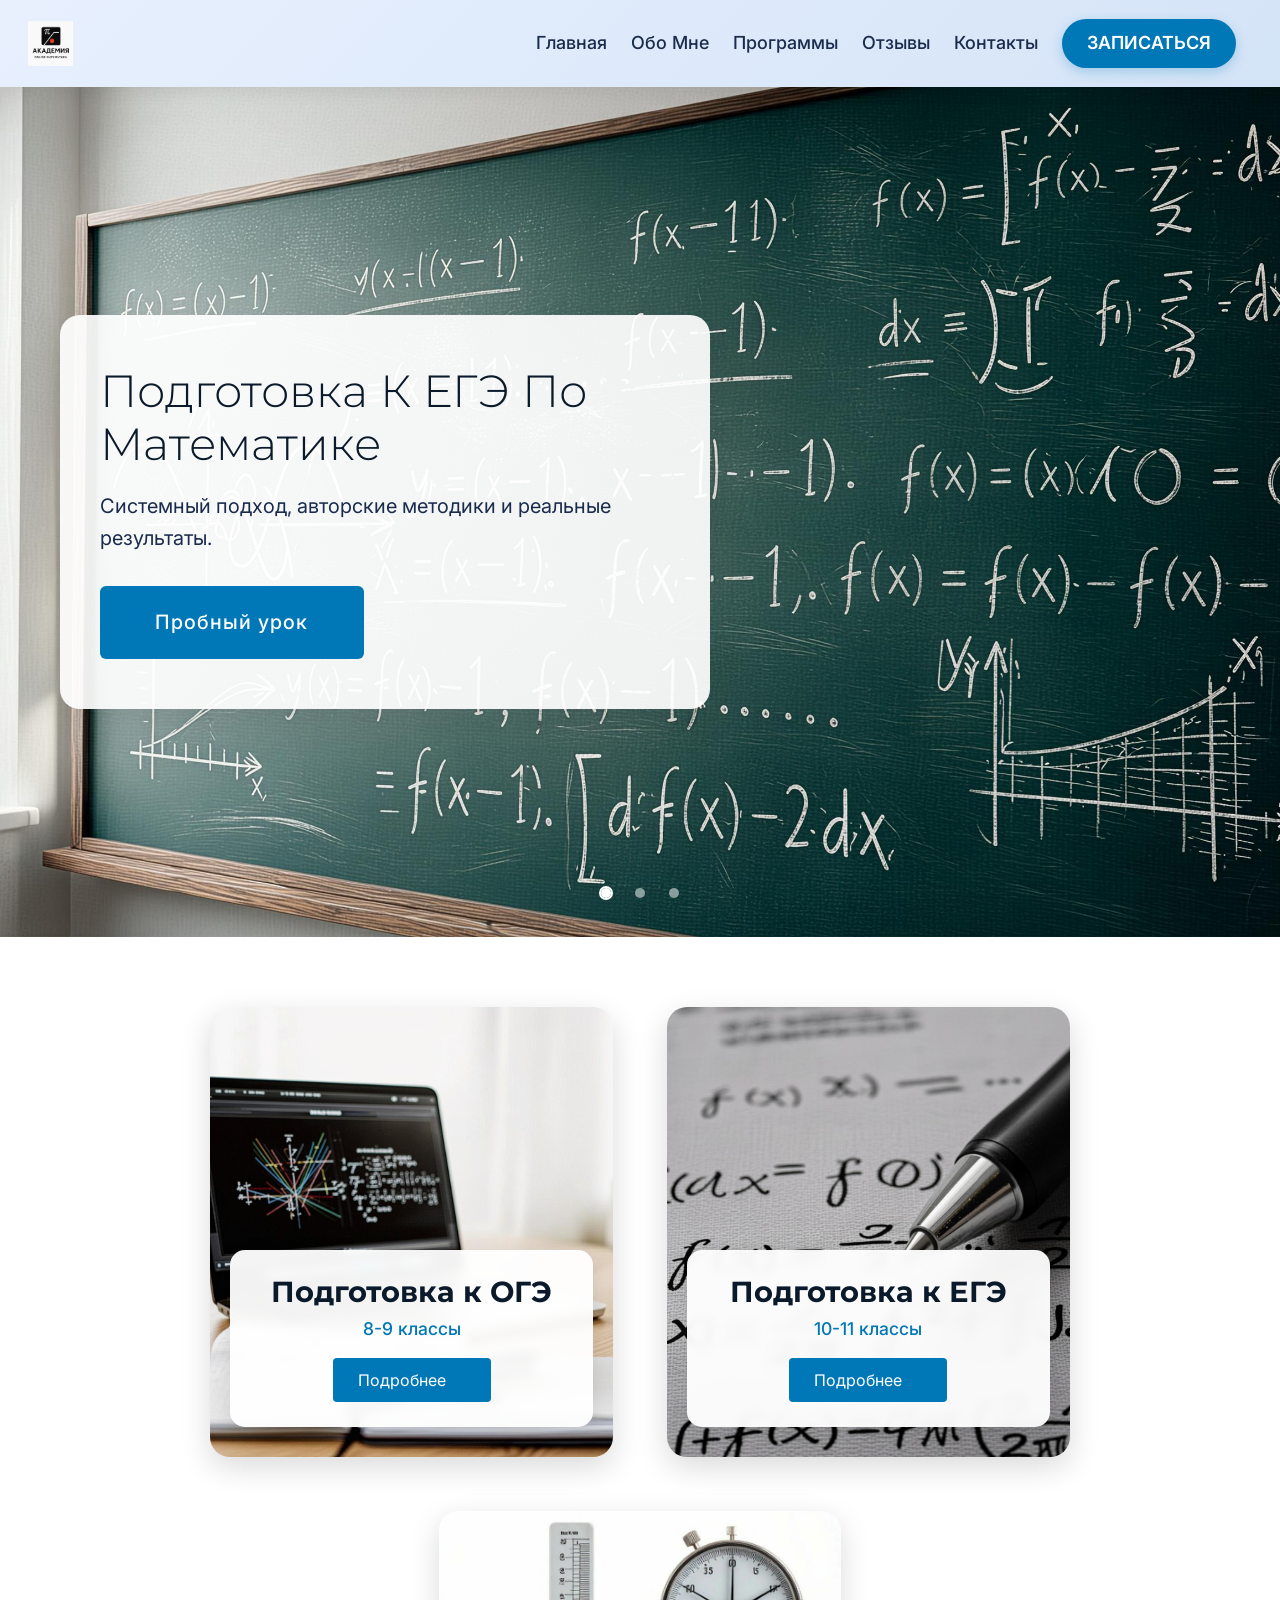
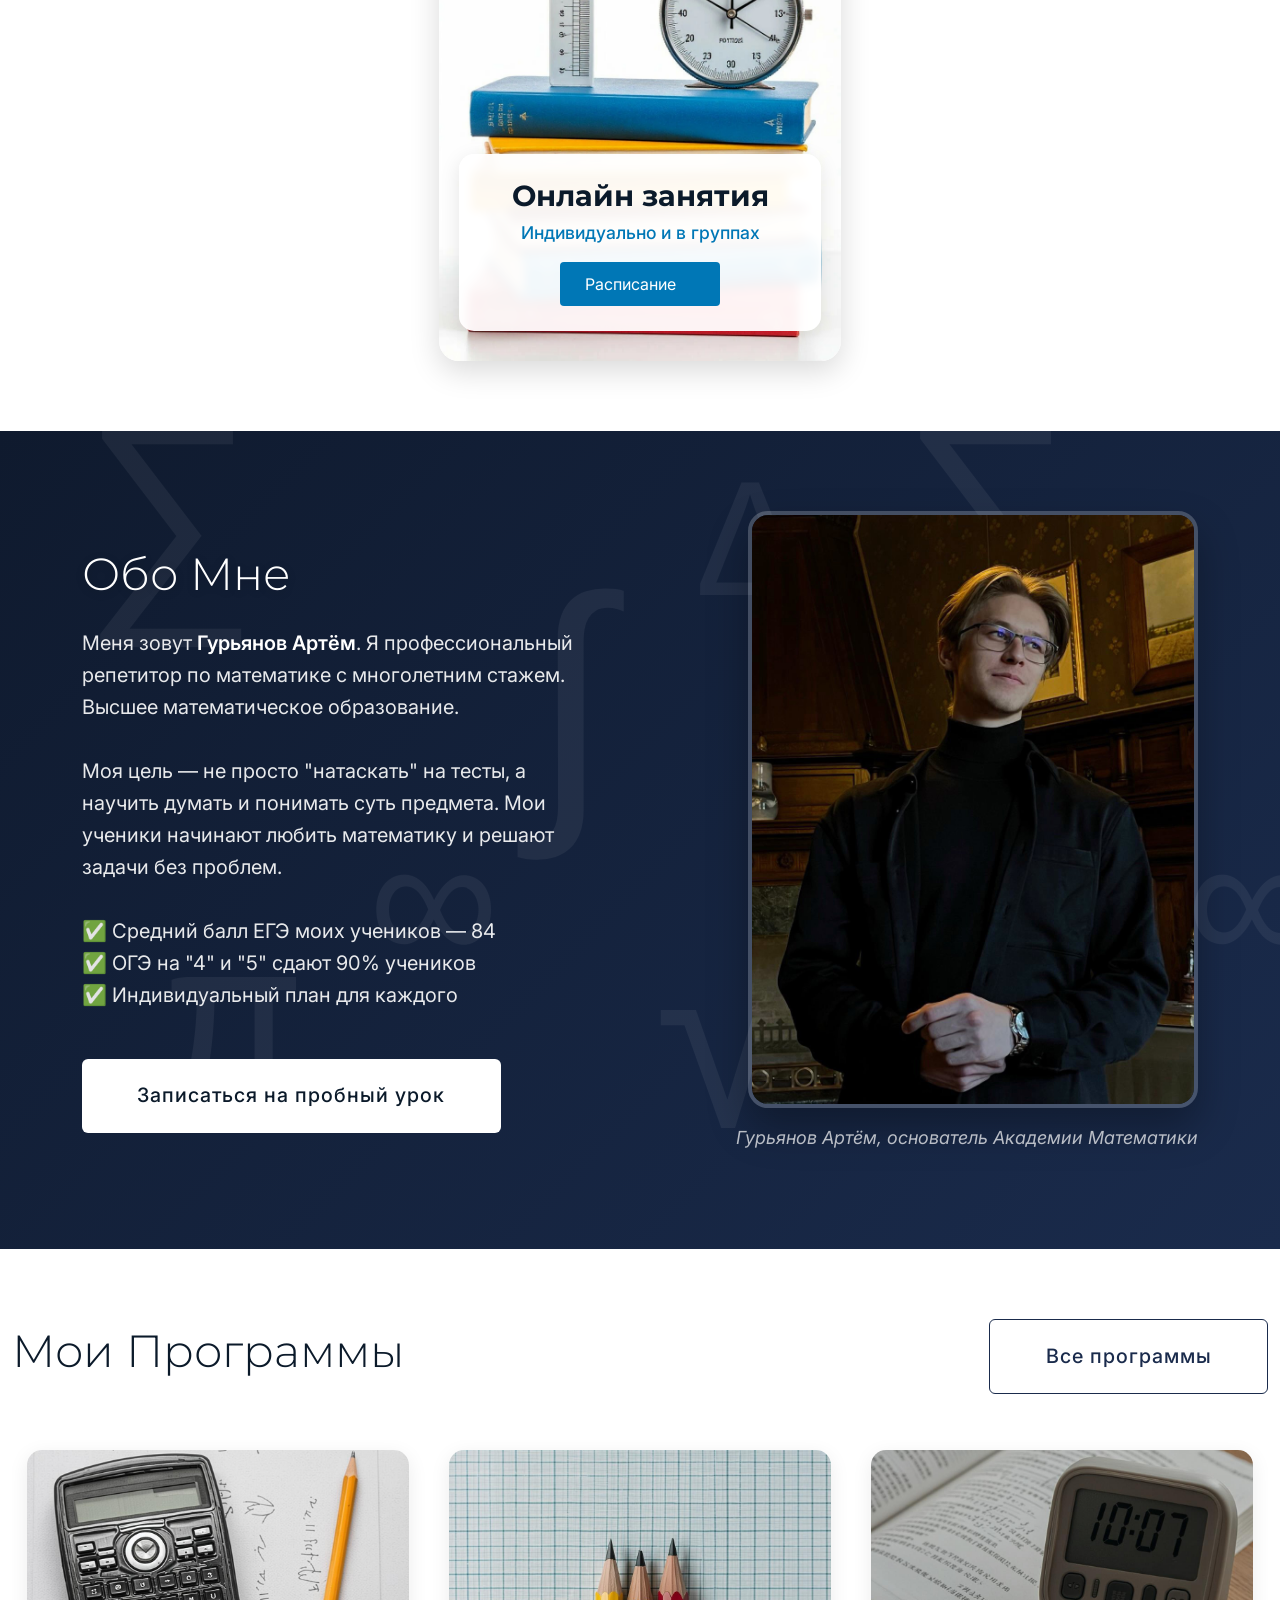
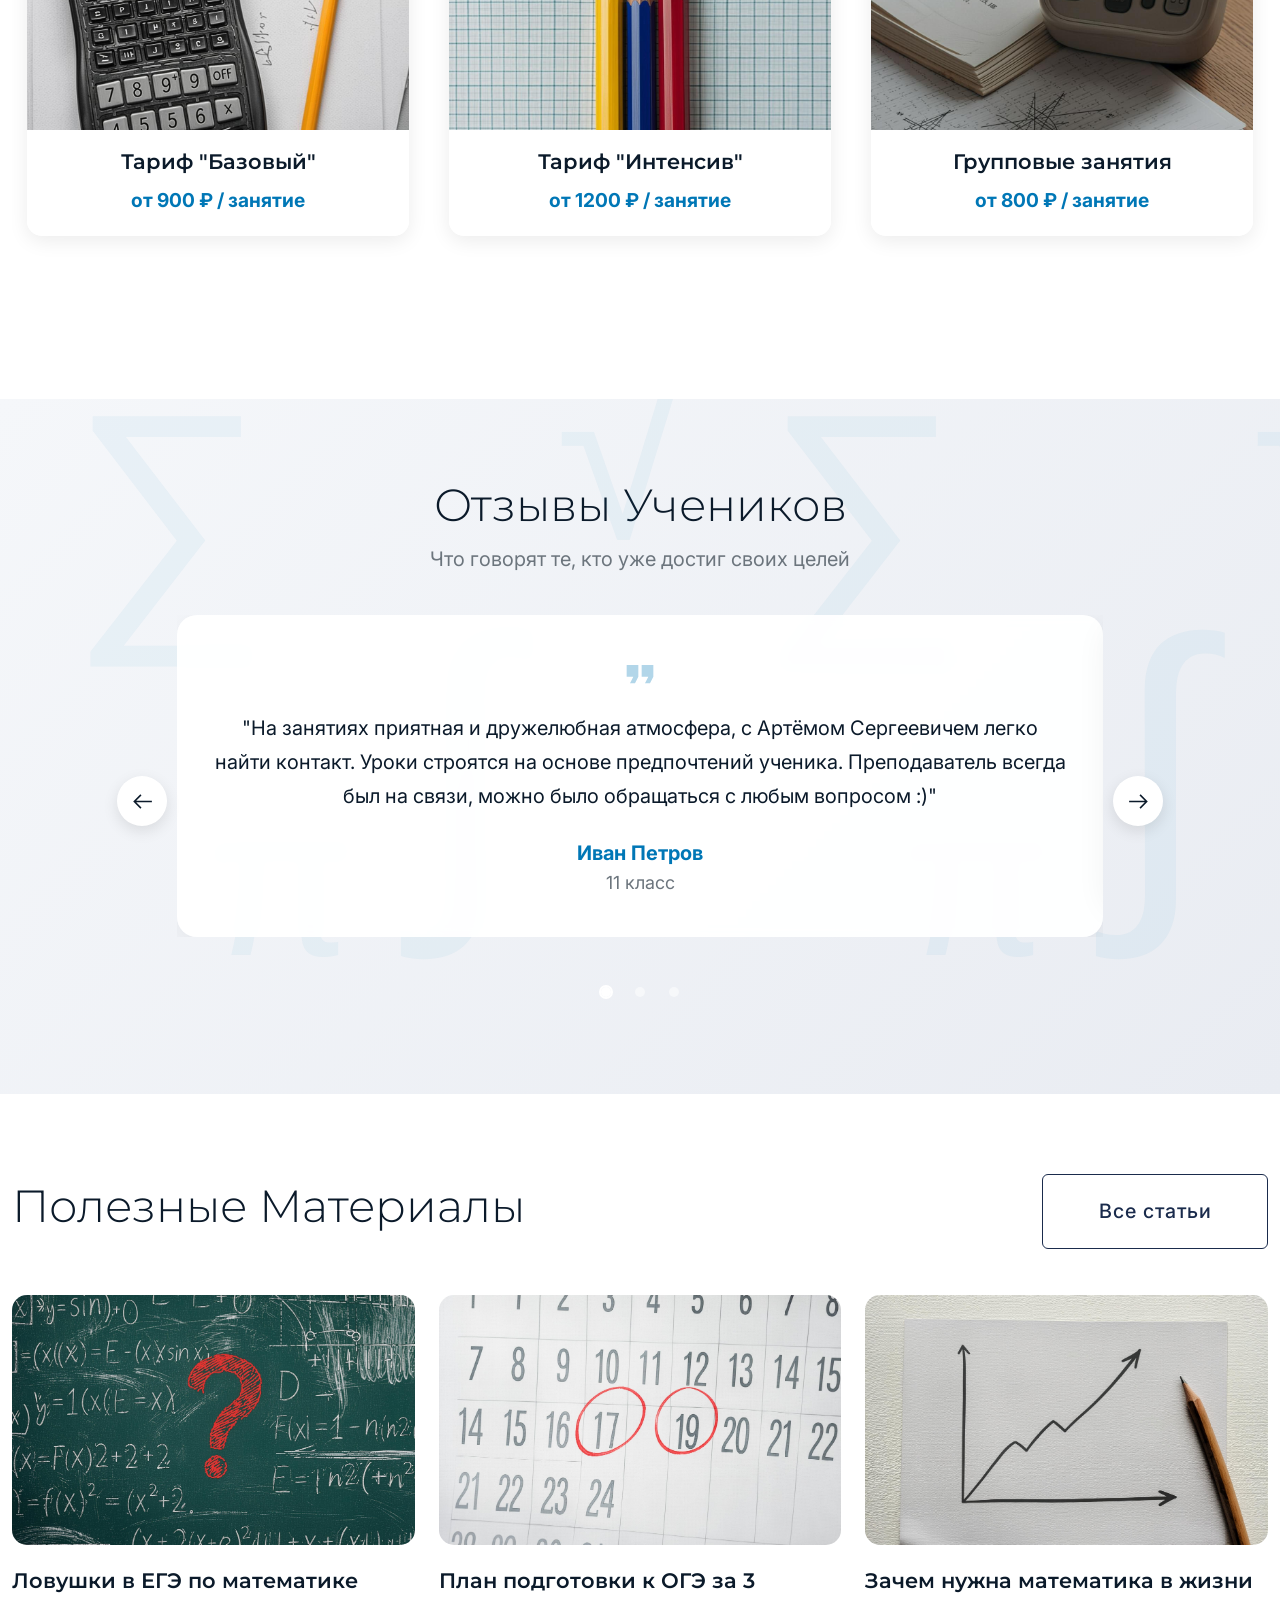
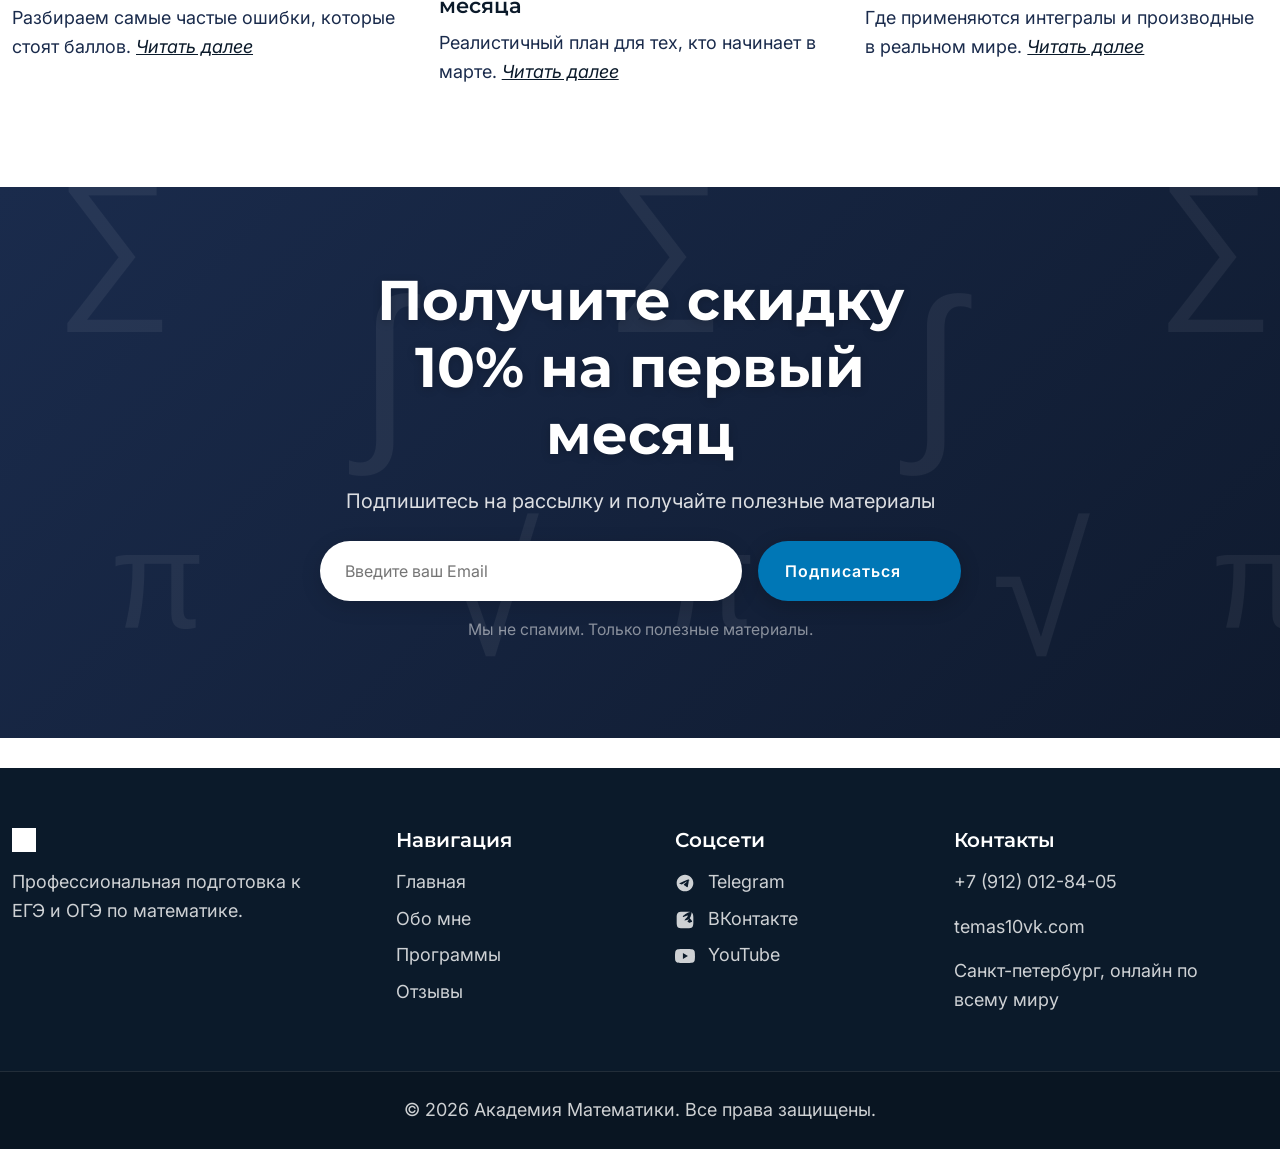
<file: static/index.html>
<!DOCTYPE html>
<html>

<head>
  <title>Академия Математики</title>
  <meta charset="utf-8">
  <meta http-equiv="X-UA-Compatible" content="IE=edge">
  <meta name="viewport" content="width=device-width, initial-scale=1.0">
  <meta name="format-detection" content="telephone=no">
  <meta name="apple-mobile-web-app-capable" content="yes">
  <meta name="author" content="templatesjungle">
  <meta name="keywords" content="репетитор математика егэ огэ подготовка онлайн">
  <meta name="description" content="Профессиональный репетитор по математике. Подготовка к ЕГЭ и ОГЭ на высокий балл.">

  <link rel="stylesheet" type="text/css" href="/static/css/bootstrap.min.css">
  <link rel="stylesheet" type="text/css" href="/static/style.css">
  <link rel="stylesheet" href="https://cdn.jsdelivr.net/npm/swiper@9/swiper-bundle.min.css" />

  <link rel="preconnect" href="https://fonts.googleapis.com">
  <link rel="preconnect" href="https://fonts.gstatic.com" crossorigin>
  <link href="https://fonts.googleapis.com/css2?family=Inter:opsz,wght@14..32,400;14..32,500;14..32,600&family=Montserrat:wght@600;700&display=swap" rel="stylesheet">
</head>

<body class="bg-body" data-bs-spy="scroll" data-bs-target="#navbar" data-bs-root-margin="0px 0px -40%"
  data-bs-smooth-scroll="true" tabindex="0">
  
  <!-- SVG Иконки -->
  <svg xmlns="http://www.w3.org/2000/svg" style="display: none;">
    <symbol id="search" viewBox="0 0 32 32">
      <path fill="currentColor" d="M19 3C13.488 3 9 7.488 9 13c0 2.395.84 4.59 2.25 6.313L3.281 27.28l1.439 1.44l7.968-7.969A9.922 9.922 0 0 0 19 23c5.512 0 10-4.488 10-10S24.512 3 19 3zm0 2c4.43 0 8 3.57 8 8s-3.57 8-8 8s-8-3.57-8-8s3.57-8 8-8z" />
    </symbol>
    <symbol id="user" viewBox="0 0 16 16">
      <path d="M3 14s-1 0-1-1 1-4 6-4 6 3 6 4-1 1-1 1H3Zm5-6a3 3 0 1 0 0-6 3 3 0 0 0 0 6Z" />
    </symbol>
    <symbol id="cart" viewBox="0 0 16 16">
      <path d="M0 1.5A.5.5 0 0 1 .5 1H2a.5.5 0 0 1 .485.379L2.89 3H14.5a.5.5 0 0 1 .491.592l-1.5 8A.5.5 0 0 1 13 12H4a.5.5 0 0 1-.491-.408L2.01 3.607 1.61 2H.5a.5.5 0 0 1-.5-.5zM5 12a2 2 0 1 0 0 4 2 2 0 0 0 0-4zm7 0a2 2 0 1 0 0 4 2 2 0 0 0 0-4zm-7 1a1 1 0 1 1 0 2 1 1 0 0 1 0-2zm7 0a1 1 0 1 1 0 2 1 1 0 0 1 0-2z" />
    </symbol>
    <symbol id="arrow-left" viewBox="0 0 32 32">
      <path fill="currentColor" d="m13.281 6.781l-8.5 8.5l-.687.719l.687.719l8.5 8.5l1.438-1.438L7.938 17H28v-2H7.937l6.782-6.781z" />
    </symbol>
    <symbol id="arrow-right" viewBox="0 0 32 32">
      <path fill="currentColor" d="M18.719 6.781L17.28 8.22L24.063 15H4v2h20.063l-6.782 6.781l1.438 1.438l8.5-8.5l.687-.719l-.687-.719z" />
    </symbol>
    <symbol id="quote" viewBox="0 0 24 24">
      <path fill="currentColor" d="m15 17l2-4h-4V6h7v7l-2 4h-3Zm-9 0l2-4H4V6h7v7l-2 4H6Z" />
    </symbol>
    <symbol id="navbar-icon" viewBox="0 0 16 16">
      <path d="M14 10.5a.5.5 0 0 0-.5-.5h-3a.5.5 0 0 0 0 1h3a.5.5 0 0 0 .5-.5zm0-3a.5.5 0 0 0-.5-.5h-7a.5.5 0 0 0 0 1h7a.5.5 0 0 0 .5-.5zm0-3a.5.5 0 0 0-.5-.5h-11a.5.5 0 0 0 0 1h11a.5.5 0 0 0 .5-.5z" />
    </symbol>
    <symbol id="close" viewBox="0 0 16 16">
      <path d="M2.146 2.854a.5.5 0 1 1 .708-.708L8 7.293l5.146-5.147a.5.5 0 0 1 .708.708L8.707 8l5.147 5.146a.5.5 0 0 1-.708.708L8 8.707l-5.146 5.147a.5.5 0 0 1-.708-.708L7.293 8 2.146 2.854Z" />
    </symbol>
  </svg>

  <div id="preloader">
    <span class="loader"></span>
  </div>

  <!-- Header с светлой оболочкой -->
<header id="header" class="site-header">
  <nav id="header-nav" class="navbar navbar-expand-lg px-md-3 py-md-3 py-3">
    <div class="container-fluid">
      <a class="navbar-brand" href="index.html">
        <!-- Логотип должен быть тёмным, так как шапка светлая -->
        <img src="/static/images/main-logo.png" class="logo" alt="Math Mentor" style="height: 45px;">
      </a>
      <button class="navbar-toggler d-flex d-lg-none order-3 p-0" type="button" data-bs-toggle="offcanvas"
        data-bs-target="#bdNavbar" aria-controls="bdNavbar" aria-expanded="false" aria-label="Toggle navigation">
        <svg class="navbar-icon" width="40" height="40">
          <use xlink:href="#navbar-icon"></use>
        </svg>
      </button>
      <div class="offcanvas offcanvas-end" tabindex="-1" id="bdNavbar" aria-labelledby="bdNavbarOffcanvasLabel">
        <div class="offcanvas-header px-4 pb-0">
          <a class="navbar-brand" href="index.html">
            <img src="/static/images/main-logo.png" class="logo" alt="Math Mentor" style="height: 45px;">
          </a>
          <button type="button" class="btn-close" data-bs-dismiss="offcanvas" aria-label="Close"
            data-bs-target="#bdNavbar"></button>
        </div>
        <div class="offcanvas-body">
          <ul id="navbar" class="navbar-nav text-capitalize justify-content-end align-items-center flex-grow-1 pe-3">
            <li class="nav-item">
              <a class="nav-link me-4 active" href="index.html">Главная</a>
            </li>
            <li class="nav-item">
              <a class="nav-link me-4" href="#about-us">Обо мне</a>
            </li>
            <li class="nav-item dropdown me-4">
              <a class="nav-link dropdown-toggle" href="#" id="dropdownPages" data-bs-toggle="dropdown"
                aria-haspopup="true" aria-expanded="false">Программы</a>
              <ul class="dropdown-menu list-unstyled" aria-labelledby="dropdownPages">
                <li><a href="#" class="dropdown-item">Подготовка к ОГЭ</a></li>
                <li><a href="#" class="dropdown-item">Подготовка к ЕГЭ (Профиль)</a></li>
                <li><a href="#" class="dropdown-item">Подготовка к ЕГЭ (База)</a></li>
              </ul>
            </li>
            <li class="nav-item">
              <a class="nav-link me-4" href="#testimonials">Отзывы</a>
            </li>
            <li class="nav-item">
              <a class="nav-link me-4" href="#footer">Контакты</a>
            </li>
            <li class="nav-item">
              <a class="nav-link" href="#">ЗАПИСАТЬСЯ</a>
            </li>
          </ul>
        </div>
      </div>
    </div>
  </nav>
</header>

  <!-- Billboard -->
  <section id="billboard" class="overflow-hidden">
    <div class="swiper main-swiper">
      <div class="swiper-wrapper">
        <div class="swiper-slide">
          <div class="container-fluid px-0">
            <div class="row g-0">
              <div class="col-md-12">
                <div class="banner-item d-flex align-items-center"
                  style="background-image: url('/static/images/banner-image1.jpg'); background-repeat: no-repeat; background-position: center; background-size: cover; min-height: 850px;">
                  <div class="banner-content">
                    <h2 class="display-2 text-capitalize text-dark pb-2">Подготовка к ЕГЭ по математике</h2>
                    <p class="fs-5">Системный подход, авторские методики и реальные результаты.</p>
                    <a href="#" class="btn btn-medium btn-primary position-relative mt-3">
                      <span>Пробный урок</span>
                      <svg class="arrow-right position-absolute" width="18" height="20">
                        <use xlink:href="#arrow-right"></use>
                      </svg>
                    </a>
                  </div>
                </div>
              </div>
            </div>
          </div>
        </div>
        <div class="swiper-slide">
          <div class="container-fluid px-0">
            <div class="row g-0">
              <div class="col-md-12">
                <div class="banner-item d-flex align-items-center"
                  style="background-image: url('/static/images/banner-image2.jpg'); background-repeat: no-repeat; background-position: center; background-size: cover; min-height: 850px;">
                  <div class="banner-content">
                    <h2 class="display-2 text-capitalize text-dark pb-2">ОГЭ на "Отлично"</h2>
                    <p class="fs-5">Закроем пробелы в школьной программе, научим решать сложные задачи и побеждать стресс на экзамене.</p>
                    <a href="#" class="btn btn-medium btn-primary position-relative mt-3">
                      <span>Узнать программу</span>
                      <svg class="arrow-right position-absolute" width="18" height="20">
                        <use xlink:href="#arrow-right"></use>
                      </svg>
                    </a>
                  </div>
                </div>
              </div>
            </div>
          </div>
        </div>
        <div class="swiper-slide">
          <div class="container-fluid px-0">
            <div class="row g-0">
              <div class="col-md-12">
                <div class="banner-item d-flex align-items-center"
                  style="background-image: url('/static/images/banner-image3.jpg'); background-repeat: no-repeat; background-position: center; background-size: cover; min-height: 850px;">
                  <div class="banner-content">
                    <h2 class="display-2 text-capitalize text-dark pb-2">Индивидуальный подход</h2>
                    <p class="fs-5">Каждый ученик уникален. Я подбираю программу, учитывая ваш текущий уровень и цели.</p>
                    <a href="#" class="btn btn-medium btn-primary position-relative mt-3">
                      <span>Записаться</span>
                      <svg class="arrow-right position-absolute" width="18" height="20">
                        <use xlink:href="#arrow-right"></use>
                      </svg>
                    </a>
                  </div>
                </div>
              </div>
            </div>
          </div>
        </div>
      </div>
    </div>
    <div class="swiper-pagination"></div>
  </section>

  <!-- Программы (окошки внутри картинок) -->
  <section id="banner" class="padding-medium">
    <div class="container-fluid">
      <div class="row g-4 justify-content-center">
        
        <div class="col-lg-4 col-md-6">
          <div class="program-card">
            <img src="/static/images/product-large-2.jpg" alt="Подготовка к ОГЭ">
            <div class="program-overlay">
              <h3>Подготовка к ОГЭ</h3>
              <p>8-9 классы</p>
              <a href="#" class="btn btn-primary">Подробнее</a>
            </div>
          </div>
        </div>
        
        <div class="col-lg-4 col-md-6">
          <div class="program-card">
            <img src="/static/images/product-large-3.jpg" alt="Подготовка к ЕГЭ">
            <div class="program-overlay">
              <h3>Подготовка к ЕГЭ</h3>
              <p>10-11 классы</p>
              <a href="#" class="btn btn-primary">Подробнее</a>
            </div>
          </div>
        </div>
        
        <div class="col-lg-4 col-md-6">
          <div class="program-card">
            <img src="/static/images/product-large-4.jpg" alt="Онлайн занятия">
            <div class="program-overlay">
              <h3>Онлайн занятия</h3>
              <p>Индивидуально и в группах</p>
              <a href="#" class="btn btn-primary">Расписание</a>
            </div>
          </div>
        </div>
        
      </div>
    </div>
  </section>

  <!-- Обо мне -->
  <section id="about-us" class="padding-large">
    <div class="container">
      <div class="row align-items-center g-5">
        
        <div class="col-lg-6 col-md-12">
          <div class="about-text pe-lg-4">
            <h2 class="display-2 text-capitalize pb-3">Обо мне</h2>
            <p class="fs-5 pb-3">
              Меня зовут <strong>Гурьянов Артём</strong>. Я профессиональный репетитор 
              по математике с многолетним стажем. Высшее математическое образование.
            </p>
            <p class="fs-5 pb-3">
              Моя цель — не просто "натаскать" на тесты, а научить думать и понимать 
              суть предмета. Мои ученики начинают любить математику и решают задачи без проблем.
            </p>
            <p class="fs-5 pb-4">
              ✅ Средний балл ЕГЭ моих учеников — 84<br>
              ✅ ОГЭ на "4" и "5" сдают 90% учеников<br>
              ✅ Индивидуальный план для каждого
            </p>
            <a href="#" class="btn btn-medium btn-primary position-relative mt-2">
              <span>Записаться на пробный урок</span>
              <svg class="arrow-right position-absolute" width="18" height="20">
                <use xlink:href="#arrow-right"></use>
              </svg>
            </a>
          </div>
        </div>
        
        <div class="col-lg-6 col-md-12">
          <div class="about-image text-center text-lg-end">
            <img src="/static/images/about-photo.jpg" 
                 alt="Гурьянов Артём - репетитор по математике" 
                 class="img-fluid"
                 style="max-width: 450px; width: 100%; border-radius: 20px;">
            <p class="mt-3 fst-italic">Гурьянов Артём, основатель Академии Математики</p>
          </div>
        </div>
        
      </div>
    </div>
  </section>

  <!-- Программы (слайдер) -->
  <section id="featured-products" class="product-store position-relative padding-medium">
    <div class="container-fluid">
      <div class="row">
        <div class="display-header pb-3 d-md-flex justify-content-between align-items-center flex-wrap col-md-12">
          <h2 class="display-2 text-dark text-capitalize">Мои программы</h2>
          <a href="#" class="btn btn-medium btn-outline-dark position-relative">
            <span>Все программы</span>
            <svg class="arrow-right position-absolute" width="18" height="20">
              <use xlink:href="#arrow-right"></use>
            </svg>
          </a>
        </div>
      </div>
      <div class="row">
        <div id="featured-swiper" class="product-swiper col-md-12">
          <div class="swiper">
            <div class="swiper-wrapper">
              
              <div class="swiper-slide">
                <div class="product-card">
                  <div class="image-holder">
                    <img src="/static/images/product-item1.jpg" alt="Тариф Базовый">
                  </div>
                  <div class="cart-concern">
                    <h3 class="card-title"><a href="#">Тариф "Базовый"</a></h3>
                    <div class="cart-info">
                      <a class="pseudo-text-effect fw-bold" href="#" data-after="ЗАПИСАТЬСЯ">
                        <span>от 900 ₽ / занятие</span>
                      </a>
                    </div>
                  </div>
                </div>
              </div>
              
              <div class="swiper-slide">
                <div class="product-card">
                  <div class="image-holder">
                    <img src="/static/images/product-item2.jpg" alt="Тариф Интенсив">
                  </div>
                  <div class="cart-concern">
                    <h3 class="card-title"><a href="#">Тариф "Интенсив"</a></h3>
                    <div class="cart-info">
                      <a class="pseudo-text-effect fw-bold" href="#" data-after="ЗАПИСАТЬСЯ">
                        <span>от 1200 ₽ / занятие</span>
                      </a>
                    </div>
                  </div>
                </div>
              </div>
              
              <div class="swiper-slide">
                <div class="product-card">
                  <div class="image-holder">
                    <img src="/static/images/product-item3.jpg" alt="Групповые занятия">
                  </div>
                  <div class="cart-concern">
                    <h3 class="card-title"><a href="#">Групповые занятия</a></h3>
                    <div class="cart-info">
                      <a class="pseudo-text-effect fw-bold" href="#" data-after="ЗАПИСАТЬСЯ">
                        <span>от 800 ₽ / занятие</span>
                      </a>
                    </div>
                  </div>
                </div>
              </div>
              
              <div class="swiper-slide">
                <div class="product-card">
                  <div class="image-holder">
                    <img src="/static/images/product-item4.jpg" alt="Консультация">
                  </div>
                  <div class="cart-concern">
                    <h3 class="card-title"><a href="#">Консультация</a></h3>
                    <div class="cart-info">
                      <a class="pseudo-text-effect fw-bold" href="#" data-after="ЗАПИСАТЬСЯ">
                        <span>800 ₽</span>
                      </a>
                    </div>
                  </div>
                </div>
              </div>

            </div>
          </div>
          <div class="swiper-pagination text-center mt-4"></div>
        </div>
      </div>
    </div>
  </section>

  <!-- Отзывы -->
  <section id="testimonials" class="position-relative padding-large">
    <div class="container">
      
      <div class="row justify-content-center mb-4">
        <div class="col-lg-8 text-center">
          <h2 class="display-2 text-dark text-capitalize">Отзывы учеников</h2>
          <p class="fs-5 text-muted">Что говорят те, кто уже достиг своих целей</p>
        </div>
      </div>
      
      <div class="row justify-content-center">
        <div class="col-lg-10 col-md-12">
          <div class="review-content position-relative">
            
            <div class="swiper-icon swiper-arrow swiper-arrow-prev position-absolute d-flex align-items-center justify-content-center">
              <svg class="icon-arrow" width="25" height="25">
                <use xlink:href="#arrow-left" />
              </svg>
            </div>
            
            <div class="swiper testimonial-swiper">
              <div class="swiper-wrapper">
                
                <div class="swiper-slide">
                  <div class="review-item text-center">
                    <div class="quotation mb-3">
                      <svg class="quote" width="40" height="40">
                        <use xlink:href="#quote" />
                      </svg>
                    </div>
                    <blockquote class="fs-5 mb-4">
                      "На занятиях приятная и дружелюбная атмосфера, с Артёмом Сергеевичем легко найти контакт. Уроки строятся на основе предпочтений ученика. Преподаватель всегда был на связи, можно было обращаться с любым вопросом :)"
                    </blockquote>
                    <div class="author-detail">
                      <div class="name text-primary fw-bold fs-5">Иван Петров</div>
                      <div class="text-muted">11 класс</div>
                    </div>
                  </div>
                </div>
                
                <div class="swiper-slide">
                  <div class="review-item text-center">
                    <div class="quotation mb-3">
                      <svg class="quote" width="40" height="40">
                        <use xlink:href="#quote" />
                      </svg>
                    </div>
                    <blockquote class="fs-5 mb-4">
                      "Дочка боялась математики, но после занятий с Артёмом Сергеевичем полюбила предмет. 
                      ОГЭ сдала на твёрдую 5. Очень рекомендую!"
                    </blockquote>
                    <div class="author-detail">
                      <div class="name text-primary fw-bold fs-5">Елена Соколова</div>
                      <div class="text-muted">мама ученицы 9 класса</div>
                    </div>
                  </div>
                </div>
                
                <div class="swiper-slide">
                  <div class="review-item text-center">
                    <div class="quotation mb-3">
                      <svg class="quote" width="40" height="40">
                        <use xlink:href="#quote" />
                      </svg>
                    </div>
                    <blockquote class="fs-5 mb-4">
                      "Занимались всего 2 месяца. Результат ЕГЭ — 78 баллов. Экспресс-курс сработал на ура.
                       Огромное спасибо!"
                    </blockquote>
                    <div class="author-detail">
                      <div class="name text-primary fw-bold fs-5">Дима</div>
                      <div class="text-muted">11 класс</div>
                    </div>
                  </div>
                </div>
                
              </div>
            </div>
            
            <div class="swiper-icon swiper-arrow swiper-arrow-next position-absolute d-flex align-items-center justify-content-center">
              <svg class="icon-arrow" width="25" height="25">
                <use xlink:href="#arrow-right" />
              </svg>
            </div>
            
          </div>
        </div>
      </div>
      
      <div class="swiper-pagination text-center position-relative mt-5"></div>
      
    </div>
  </section>

  <!-- Блог -->
  <section id="latest-blog" class="padding-medium">
    <div class="container-fluid">
        <div class="row">
            <div class="col-md-12">
                <div class="display-header d-md-flex flex-wrap justify-content-between align-items-center pb-3">
                    <h2 class="display-2 text-dark text-capitalize">Полезные материалы</h2>
                    <a href="/blog" class="btn btn-medium btn-outline-dark position-relative">
                        <span>Все статьи</span>
                    </a>
                </div>
            </div>
        </div>
        
        <div class="row post-grid justify-content-center">
            
            <!-- Статья 1 -->
            <div class="col-lg-4 col-md-6">
                <div class="card-item">
                    <div class="card-image image-zoom-effect">
                        <a href="/blog/article-1">
                            <img src="/static/images/post-item1.jpg" alt="Статья" class="post-image img-fluid w-100">
                        </a>
                    </div>
                    <div class="card-body p-0 mt-4">
                        <h3 class="card-title">
                            <a href="/blog/article-1">Ловушки в ЕГЭ по математике</a>
                        </h3>
                        <p>Разбираем самые частые ошибки, которые стоят баллов. 
                            <a href="/blog/article-1" class="text-decoration-underline">
                                <em>Читать далее</em>
                            </a>
                        </p>
                    </div>
                </div>
            </div>
            
            <!-- Статья 2 -->
            <div class="col-lg-4 col-md-6">
                <div class="card-item">
                    <div class="card-image image-zoom-effect">
                        <a href="/blog/article-2">
                            <img src="/static/images/post-item2.jpg" alt="Статья" class="post-image img-fluid w-100">
                        </a>
                    </div>
                    <div class="card-body p-0 mt-4">
                        <h3 class="card-title">
                            <a href="/blog/article-2">План подготовки к ОГЭ за 3 месяца</a>
                        </h3>
                        <p>Реалистичный план для тех, кто начинает в марте. 
                            <a href="/blog/article-2" class="text-decoration-underline">
                                <em>Читать далее</em>
                            </a>
                        </p>
                    </div>
                </div>
            </div>
            
            <!-- Статья 3 -->
            <div class="col-lg-4 col-md-6">
                <div class="card-item">
                    <div class="card-image image-zoom-effect">
                        <a href="/blog/article-3">
                            <img src="/static/images/post-item3.jpg" alt="Статья" class="post-image img-fluid w-100">
                        </a>
                    </div>
                    <div class="card-body p-0 mt-4">
                        <h3 class="card-title">
                            <a href="/blog/article-3">Зачем нужна математика в жизни</a>
                        </h3>
                        <p>Где применяются интегралы и производные в реальном мире. 
                            <a href="/blog/article-3" class="text-decoration-underline">
                                <em>Читать далее</em>
                            </a>
                        </p>
                    </div>
                </div>
            </div>
            
        </div>
    </div>
</section>

<!-- Подписка -->
<section class="subscribe padding-large">
  <div class="container">
    <div class="row d-flex justify-content-center">
      <div class="col-lg-7 col-md-10">
        <div class="subscribe-content text-center">
          <div class="subscribe-header">
            <h2 class="display-4 fw-bold">Получите скидку 10% на первый месяц</h2>
            <p class="fs-5 mt-3">Подпишитесь на рассылку и получайте полезные материалы</p>
          </div>
          
          <!-- Форма подписки -->
          <form id="subscribe-form" class="mt-4" onsubmit="return false;">
            <div class="row g-3 justify-content-center">
              <div class="col-md-8">
                <input type="email" 
                       id="subscribe-email" 
                       name="email" 
                       placeholder="Введите ваш Email" 
                       class="w-100 bg-light border-0 ps-4 py-3 rounded-3"
                       autocomplete="off"
                       required>
              </div>
              <div class="col-md-4">
                <button type="button" id="subscribe-btn" class="btn btn-black text-capitalize w-100 py-3">Подписаться</button>
              </div>
            </div>
          </form>
          <p class="text-white-50 mt-3 small">Мы не спамим. Только полезные материалы.</p>
          
          <!-- Сообщение о результате -->
          <div id="subscribe-message" class="mt-3"></div>
        </div>
      </div>
    </div>
  </div>
</section>

<script>
(function() {
    'use strict';
    
    // Ждём полной загрузки страницы
    if (document.readyState === 'loading') {
        document.addEventListener('DOMContentLoaded', initSubscribe);
    } else {
        initSubscribe();
    }
    
    function initSubscribe() {
        const emailInput = document.getElementById('subscribe-email');
        const subscribeBtn = document.getElementById('subscribe-btn');
        const messageDiv = document.getElementById('subscribe-message');
        
        if (!subscribeBtn) {
            console.warn('Кнопка подписки не найдена');
            return;
        }
        
        // Удаляем старые обработчики (на всякий случай)
        const oldForm = document.getElementById('subscribe-form');
        if (oldForm) {
            const newForm = oldForm.cloneNode(true);
            oldForm.parentNode.replaceChild(newForm, oldForm);
        }
        
        // Назначаем новый обработчик на кнопку
        document.getElementById('subscribe-btn').addEventListener('click', async function(e) {
            e.preventDefault();
            e.stopPropagation();
            
            const email = document.getElementById('subscribe-email').value.trim();
            const btn = this;
            const msgDiv = document.getElementById('subscribe-message');
            
            // Очищаем сообщение
            msgDiv.innerHTML = '';
            msgDiv.style.display = 'none';
            
            // Валидация
            if (!email) {
                showMessage(msgDiv, 'Пожалуйста, введите email', 'error');
                return;
            }
            
            if (!email.includes('@') || !email.includes('.')) {
                showMessage(msgDiv, 'Пожалуйста, введите корректный email', 'error');
                return;
            }
            
            // Блокируем кнопку
            btn.disabled = true;
            btn.textContent = 'Отправка...';
            
            try {
                // Создаём FormData
                const formData = new FormData();
                formData.append('email', email);
                
                // Отправляем запрос
                const response = await fetch('/api/subscribe', {
                    method: 'POST',
                    body: formData
                });
                
                const data = await response.json();
                
                if (response.ok) {
                    showMessage(msgDiv, '✅ ' + (data.message || 'Подписка оформлена!'), 'success');
                    document.getElementById('subscribe-email').value = '';
                    console.log('✅ Подписка успешна:', email);
                } else {
                    const errorMsg = data.detail || data.message || 'Ошибка подписки';
                    showMessage(msgDiv, '❌ ' + errorMsg, 'error');
                    console.error('❌ Ошибка сервера:', data);
                }
                
            } catch (error) {
                console.error('❌ Ошибка сети:', error);
                showMessage(msgDiv, '❌ Ошибка соединения с сервером', 'error');
                
            } finally {
                // Разблокируем кнопку
                btn.disabled = false;
                btn.textContent = 'Подписаться';
            }
        });
        
        // Также разрешаем отправку по Enter
        document.getElementById('subscribe-email').addEventListener('keypress', function(e) {
            if (e.key === 'Enter') {
                e.preventDefault();
                document.getElementById('subscribe-btn').click();
            }
        });
    }
    
    function showMessage(element, text, type) {
        element.textContent = text;
        element.style.display = 'block';
        element.style.padding = '12px 20px';
        element.style.borderRadius = '10px';
        element.style.fontWeight = '500';
        
        if (type === 'success') {
            element.style.backgroundColor = '#d4edda';
            element.style.color = '#155724';
            element.style.border = '1px solid #c3e6cb';
        } else {
            element.style.backgroundColor = '#f8d7da';
            element.style.color = '#721c24';
            element.style.border = '1px solid #f5c6cb';
        }
        
        setTimeout(() => {
            element.style.display = 'none';
        }, 5000);
    }
    
})();
</script>

  <!-- Footer -->
  <footer id="footer">
    <div class="container-fluid">
      <div class="row">
        <div class="row d-flex flex-wrap justify-content-between">
          
          <div class="col-lg-3 col-md-6 pb-3">
            <div class="footer-menu">
              <img src="/static/images/main-logo.png" alt="logo" class="pb-3" style="height: 40px; filter: brightness(0) invert(1);">
              <p>Профессиональная подготовка к ЕГЭ и ОГЭ по математике.</p>
            </div>
          </div>
          
          <div class="col-lg-2 col-md-6 pb-3">
            <div class="footer-menu">
              <h5 class="widget-title pb-2 fs-5">Навигация</h5>
              <ul class="list-unstyled">
                <li class="pb-2"><a href="#">Главная</a></li>
                <li class="pb-2"><a href="#about-us">Обо мне</a></li>
                <li class="pb-2"><a href="#featured-products">Программы</a></li>
                <li class="pb-2"><a href="#testimonials">Отзывы</a></li>
              </ul>
            </div>
          </div>
          
          <div class="col-lg-2 col-md-6 pb-3">
    <div class="footer-menu">
        <h5 class="widget-title pb-2 fs-5">Соцсети</h5>
        <ul class="list-unstyled">
            <li class="pb-2">
                <a href="https://t.me/math_academia" target="_blank" rel="noopener noreferrer">
                    <svg width="20" height="20" viewBox="0 0 24 24" fill="currentColor" style="margin-right: 8px;">
                        <path d="M12 2C6.48 2 2 6.48 2 12s4.48 10 10 10 10-4.48 10-10S17.52 2 12 2zm4.64 6.8c-.15 1.58-.8 5.42-1.13 7.19-.14.75-.42 1-.68 1.03-.58.05-1.02-.38-1.58-.75-.88-.58-1.38-.94-2.23-1.5-.99-.65-.35-1.01.22-1.59.15-.15 2.71-2.48 2.76-2.69.01-.03.01-.14-.05-.2-.06-.06-.15-.04-.22-.02-.09.02-1.6 1.02-4.52 2.99-.43.29-.82.44-1.17.43-.38-.01-1.12-.22-1.67-.4-.67-.22-1.2-.33-1.16-.7.03-.19.29-.38.79-.58 3.06-1.33 5.1-2.21 6.11-2.64 2.91-1.21 3.51-1.42 3.9-1.43h.03c.2 0 .58.04.84.28.22.19.28.45.31.63.03.18.04.38.02.59z"/>
                    </svg>
                    Telegram
                </a>
            </li>
            <li class="pb-2">
                <a href="https://vk.ru/academia_math" target="_blank" rel="noopener noreferrer">
                    <svg width="20" height="20" viewBox="0 0 24 24" fill="currentColor" style="margin-right: 8px;">
                        <path d="M15.07 2H8.93C3.33 2 2 3.33 2 8.93v6.14C2 20.67 3.33 22 8.93 22h6.14C20.67 22 22 20.67 22 15.07V8.93C22 3.33 20.67 2 15.07 2zm3.5 12.67c-.26.72-.76.72-1.37.56-.9-.25-1.42-.9-2.2-1.5-.2-.15-.1-.23.07-.41.52-.48 1.04-1.03 1.38-1.73.2-.42-.11-.42-.44-.29-1.06.43-2.08.79-3.07 1.14-.5.17-.93.31-1.24.07-.38-.3.02-.77.27-1.1.14-.17 1.1-1.06 1.7-1.68.9-.95 1.44-1.87 1.65-2.53.18-.57-.1-.77-.58-.62-1.57.5-3.08 1.1-4.13 1.63-.53.27-1.05.4-1.2-.08-.17-.5.33-1.03.82-1.48.56-.53 1.25-1.07 1.93-1.55 2.12-1.48 4.13-2.55 6.05-2.7 1.12-.09 1.73.43 1.6 1.55-.15 1.23-.54 2.53-1.05 3.78-.23.55-.55 1.07-.9 1.55-.3.4-.34.65-.08.9.23.23.6.55.95.9.6.6 1.18 1.25 1.57 1.97.3.55.37 1.08-.05 1.22z"/>
                    </svg>
                    ВКонтакте
                </a>
            </li>
            <li class="pb-2">
                <a href="https://www.youtube.com/@Academia-math" target="_blank" rel="noopener noreferrer">
                    <svg width="20" height="20" viewBox="0 0 24 24" fill="currentColor" style="margin-right: 8px;">
                        <path d="M23.5 6.2c-.3-1-1-1.8-2-2.1C19.7 3.5 12 3.5 12 3.5s-7.7 0-9.5.6c-1 .3-1.7 1.1-2 2.1C0 8 0 12 0 12s0 4 .5 5.8c.3 1 1 1.8 2 2.1 1.8.6 9.5.6 9.5.6s7.7 0 9.5-.6c1-.3 1.7-1.1 2-2.1.5-1.8.5-5.8.5-5.8s0-4-.5-5.8zM9.5 15.5v-7l6 3.5-6 3.5z"/>
                    </svg>
                    YouTube
                </a>
            </li>
        </ul>
    </div>
</div>
          
          <div class="col-lg-3 col-md-6">
            <div class="footer-menu">
              <h5 class="widget-title pb-2 fs-5">Контакты</h5>
              <p><a href="#">+7 (912) 012-84-05</a></p>
              <p><a href="temas10@vk.com">temas10vk.com</a></p>
              <p>Санкт-петербург, онлайн по всему миру</p>
            </div>
          </div>
          
        </div>
      </div>
    </div>
    <div class="bg-gray border-top mt-4">
      <div class="text-center py-4">
        <p class="mb-0">© 2026 Академия Математики. Все права защищены.</p>
      </div>
    </div>
  </footer>

<!-- Скрипт для обработки формы подписки -->
<script>
document.addEventListener('DOMContentLoaded', function() {
    const subscribeForm = document.getElementById('subscribe-form');
    const messageDiv = document.getElementById('subscribe-message');
    
    if (subscribeForm) {
        subscribeForm.addEventListener('submit', async function(e) {
            e.preventDefault();
            
            const emailInput = document.getElementById('subscribe-email');
            const email = emailInput.value.trim();
            const submitBtn = this.querySelector('button[type="submit"]');
            
            // Валидация
            if (!email) {
                showMessage('Введите email', 'red');
                return;
            }
            
            if (!email.includes('@') || !email.includes('.')) {
                showMessage('Введите корректный email', 'red');
                return;
            }
            
            // Блокируем кнопку
            submitBtn.disabled = true;
            submitBtn.textContent = 'Отправка...';
            
            // Отправка на сервер
            try {
                const formData = new FormData();
                formData.append('email', email);
                
                const response = await fetch('/api/subscribe', {
                    method: 'POST',
                    body: formData
                });
                
                const data = await response.json();
                
                if (response.ok) {
                    showMessage(data.message || '✅ Подписка оформлена!', '#28a745');
                    emailInput.value = ''; // Очищаем поле
                } else {
                    showMessage(data.message || '❌ Ошибка подписки', 'red');
                }
            } catch (error) {
                console.error('Ошибка:', error);
                showMessage('❌ Ошибка соединения с сервером', 'red');
            } finally {
                // Разблокируем кнопку
                submitBtn.disabled = false;
                submitBtn.textContent = 'Подписаться';
            }
        });
    }
    
    function showMessage(text, color) {
        if (!messageDiv) return;
        
        messageDiv.textContent = text;
        messageDiv.style.display = 'block';
        messageDiv.style.color = color;
        messageDiv.style.padding = '10px';
        messageDiv.style.borderRadius = '5px';
        messageDiv.style.backgroundColor = color === 'red' ? '#ffe6e6' : '#e6ffe6';
        
        // Скрываем через 5 секунд
        setTimeout(() => {
            messageDiv.style.display = 'none';
        }, 5000);
    }
});
</script>

  <script src="/static/js/jquery-1.11.0.min.js"></script>
  <script src="https://cdn.jsdelivr.net/npm/swiper/swiper-bundle.min.js"></script>
  <script type="text/javascript" src="/static/js/bootstrap.bundle.min.js"></script>
  <script type="text/javascript" src="/static/js/plugins.js"></script>
  <script type="text/javascript" src="/static/js/script.js"></script>


  <!-- Модальное окно записи -->
<div class="modal fade" id="orderModal" tabindex="-1">
  <div class="modal-dialog">
    <div class="modal-content">
      <div class="modal-header">
        <h5 class="modal-title">Запись на пробный урок</h5>
        <button type="button" class="btn-close" data-bs-dismiss="modal"></button>
      </div>
      <div class="modal-body">
        <form id="order-form">
          <div class="mb-3">
            <input type="text" class="form-control" id="order-name" placeholder="Ваше имя" required>
          </div>
          <div class="mb-3">
            <input type="email" class="form-control" id="order-email" placeholder="Email" required>
          </div>
          <div class="mb-3">
            <input type="tel" class="form-control" id="order-phone" placeholder="Телефон" required>
          </div>
          <div class="mb-3">
            <select class="form-control" id="order-program" required>
              <option value="">Выберите программу</option>
              <option value="ОГЭ">Подготовка к ОГЭ</option>
              <option value="ЕГЭ">Подготовка к ЕГЭ</option>
              <option value="Онлайн">Онлайн занятия</option>
            </select>
          </div>
          <div class="mb-3">
            <input type="date" class="form-control" id="order-date">
          </div>
          <div class="mb-3">
            <textarea class="form-control" id="order-comment" rows="3" placeholder="Комментарий"></textarea>
          </div>
          <button type="submit" class="btn btn-primary w-100">Отправить заявку</button>
        </form>
      </div>
    </div>
  </div>
</div>
</body>

</html>
</file>
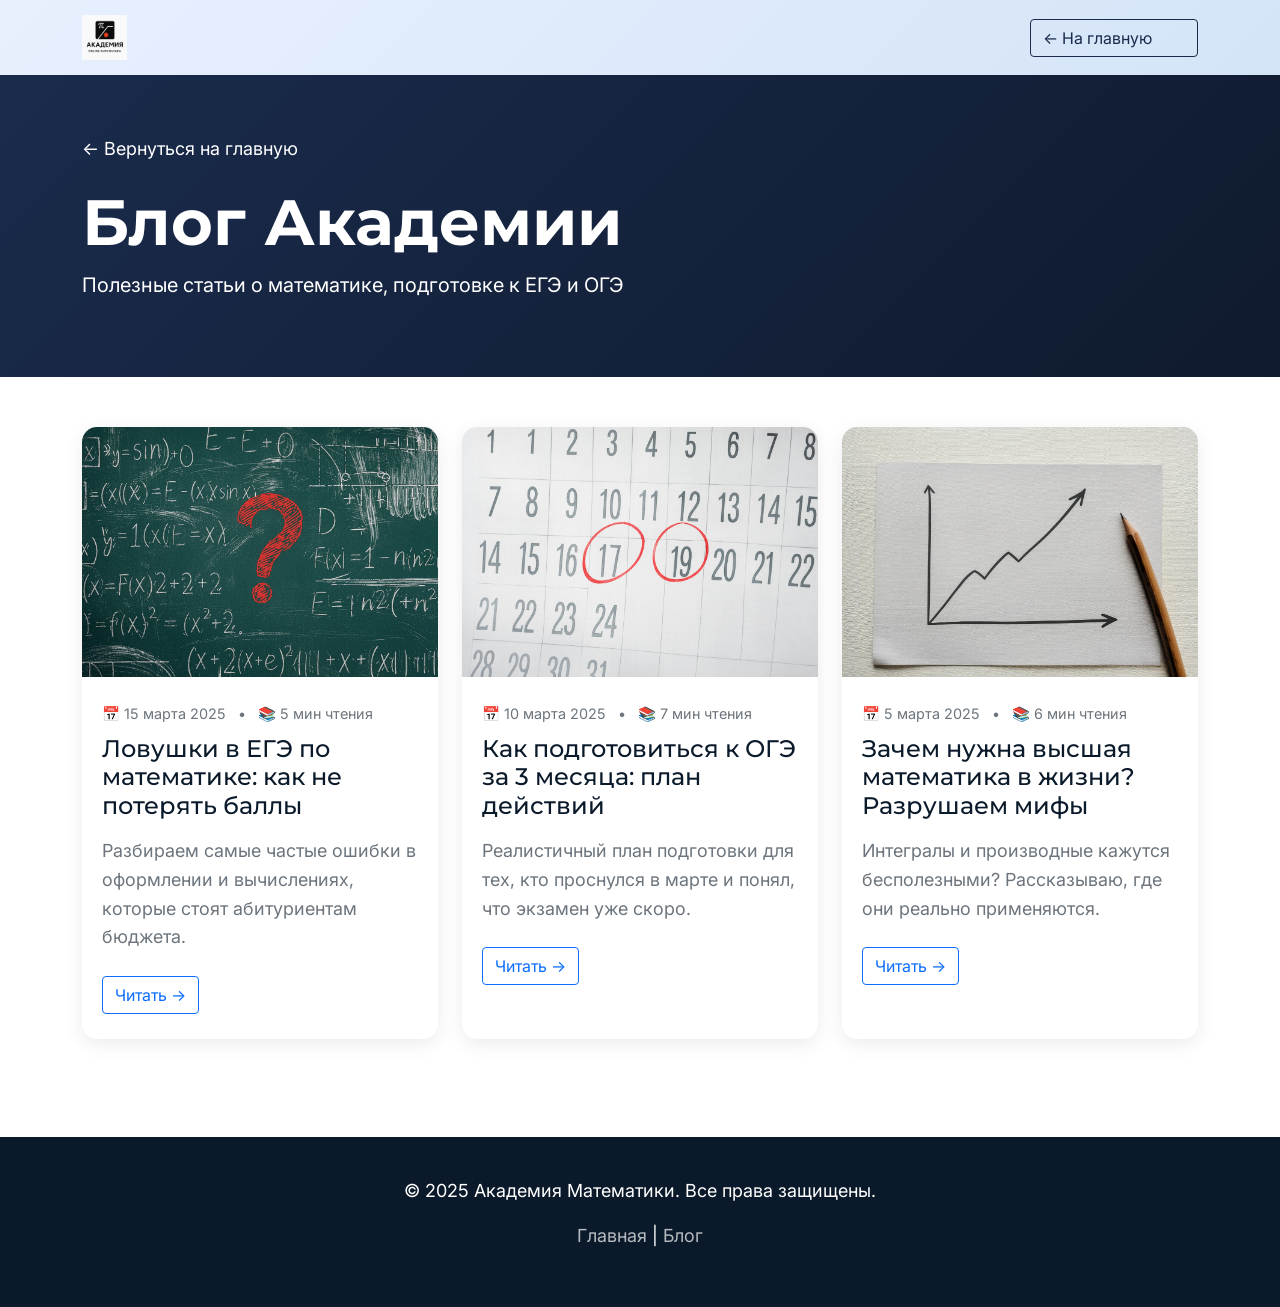
<file: static/blog.html>
<!DOCTYPE html>
<html lang="ru">
<head>
    <meta charset="UTF-8">
    <meta name="viewport" content="width=device-width, initial-scale=1.0">
    <title>Блог - Math Mentor</title>
    
    <link rel="stylesheet" href="/static/css/bootstrap.min.css">
    <link rel="stylesheet" href="/static/style.css">
    <link href="https://fonts.googleapis.com/css2?family=Inter:opsz,wght@14..32,400;14..32,500;14..32,600&family=Montserrat:wght@600;700&display=swap" rel="stylesheet">
    
    <style>
        .blog-header {
            background: linear-gradient(135deg, #1a2b4c 0%, #0f1a2e 100%);
            padding: 60px 0;
            color: white;
            margin-bottom: 50px;
        }
        
        .article-card {
            background: white;
            border-radius: 15px;
            overflow: hidden;
            box-shadow: 0 5px 20px rgba(0,0,0,0.08);
            transition: all 0.3s ease;
            height: 100%;
        }
        
        .article-card:hover {
            transform: translateY(-5px);
            box-shadow: 0 15px 30px rgba(0,0,0,0.12);
        }
        
        .article-card img {
            width: 100%;
            height: 250px;
            object-fit: cover;
        }
        
        .article-content {
            padding: 25px 20px;
        }
        
        .article-meta {
            color: #6c757d;
            font-size: 0.9rem;
            margin-bottom: 10px;
        }
        
        .back-link {
            color: white;
            text-decoration: none;
            margin-bottom: 20px;
            display: inline-block;
        }
        
        .back-link:hover {
            color: rgba(255,255,255,0.8);
        }
    </style>
</head>
<body>

    <!-- Header -->
    <header style="background: linear-gradient(135deg, #e8f0fe 0%, #d4e4f7 100%); padding: 15px 0;">
        <div class="container">
            <div class="d-flex justify-content-between align-items-center">
                <a href="/">
                    <img src="/static/images/main-logo.png" alt="Math Mentor" style="height: 45px;">
                </a>
                <a href="/" class="btn btn-outline-dark">← На главную</a>
            </div>
        </div>
    </header>

    <!-- Заголовок блога -->
    <section class="blog-header">
        <div class="container">
            <a href="/" class="back-link">← Вернуться на главную</a>
            <h1 class="display-3 fw-bold">Блог Академии</h1>
            <p class="fs-5">Полезные статьи о математике, подготовке к ЕГЭ и ОГЭ</p>
        </div>
    </section>

    <!-- Список статей -->
    <section class="pb-5">
        <div class="container">
            <div class="row g-4">
                
                <!-- Статья 1 -->
                <div class="col-lg-4 col-md-6">
                    <div class="article-card">
                        <img src="/static/images/post-item1.jpg" alt="Ловушки ЕГЭ">
                        <div class="article-content">
                            <div class="article-meta">
                                <span>📅 15 марта 2025</span>
                                <span class="mx-2">•</span>
                                <span>📚 5 мин чтения</span>
                            </div>
                            <h3 class="fs-4 mb-3">
                                <a href="/blog/article-1" class="text-dark text-decoration-none">
                                    Ловушки в ЕГЭ по математике: как не потерять баллы
                                </a>
                            </h3>
                            <p class="text-muted">Разбираем самые частые ошибки в оформлении и вычислениях, которые стоят абитуриентам бюджета.</p>
                            <a href="/blog/article-1" class="btn btn-outline-primary mt-2">Читать →</a>
                        </div>
                    </div>
                </div>
                
                <!-- Статья 2 -->
                <div class="col-lg-4 col-md-6">
                    <div class="article-card">
                        <img src="/static/images/post-item2.jpg" alt="План ОГЭ">
                        <div class="article-content">
                            <div class="article-meta">
                                <span>📅 10 марта 2025</span>
                                <span class="mx-2">•</span>
                                <span>📚 7 мин чтения</span>
                            </div>
                            <h3 class="fs-4 mb-3">
                                <a href="/blog/article-2" class="text-dark text-decoration-none">
                                    Как подготовиться к ОГЭ за 3 месяца: план действий
                                </a>
                            </h3>
                            <p class="text-muted">Реалистичный план подготовки для тех, кто проснулся в марте и понял, что экзамен уже скоро.</p>
                            <a href="/blog/article-2" class="btn btn-outline-primary mt-2">Читать →</a>
                        </div>
                    </div>
                </div>
                
                <!-- Статья 3 -->
                <div class="col-lg-4 col-md-6">
                    <div class="article-card">
                        <img src="/static/images/post-item3.jpg" alt="Зачем нужна математика">
                        <div class="article-content">
                            <div class="article-meta">
                                <span>📅 5 марта 2025</span>
                                <span class="mx-2">•</span>
                                <span>📚 6 мин чтения</span>
                            </div>
                            <h3 class="fs-4 mb-3">
                                <a href="/blog/article-3" class="text-dark text-decoration-none">
                                    Зачем нужна высшая математика в жизни? Разрушаем мифы
                                </a>
                            </h3>
                            <p class="text-muted">Интегралы и производные кажутся бесполезными? Рассказываю, где они реально применяются.</p>
                            <a href="/blog/article-3" class="btn btn-outline-primary mt-2">Читать →</a>
                        </div>
                    </div>
                </div>
                
            </div>
        </div>
    </section>

    <!-- Футер -->
    <footer style="background: #0b1a2a; color: white; padding: 40px 0; margin-top: 50px;">
        <div class="container">
            <div class="text-center">
                <p>© 2025 Академия Математики. Все права защищены.</p>
                <p>
                    <a href="/" style="color: rgba(255,255,255,0.7);">Главная</a> |
                    <a href="/blog" style="color: rgba(255,255,255,0.7);">Блог</a>
                </p>
            </div>
        </div>
    </footer>

    <script src="/static/js/bootstrap.bundle.min.js"></script>
</body>
</html>
</file>
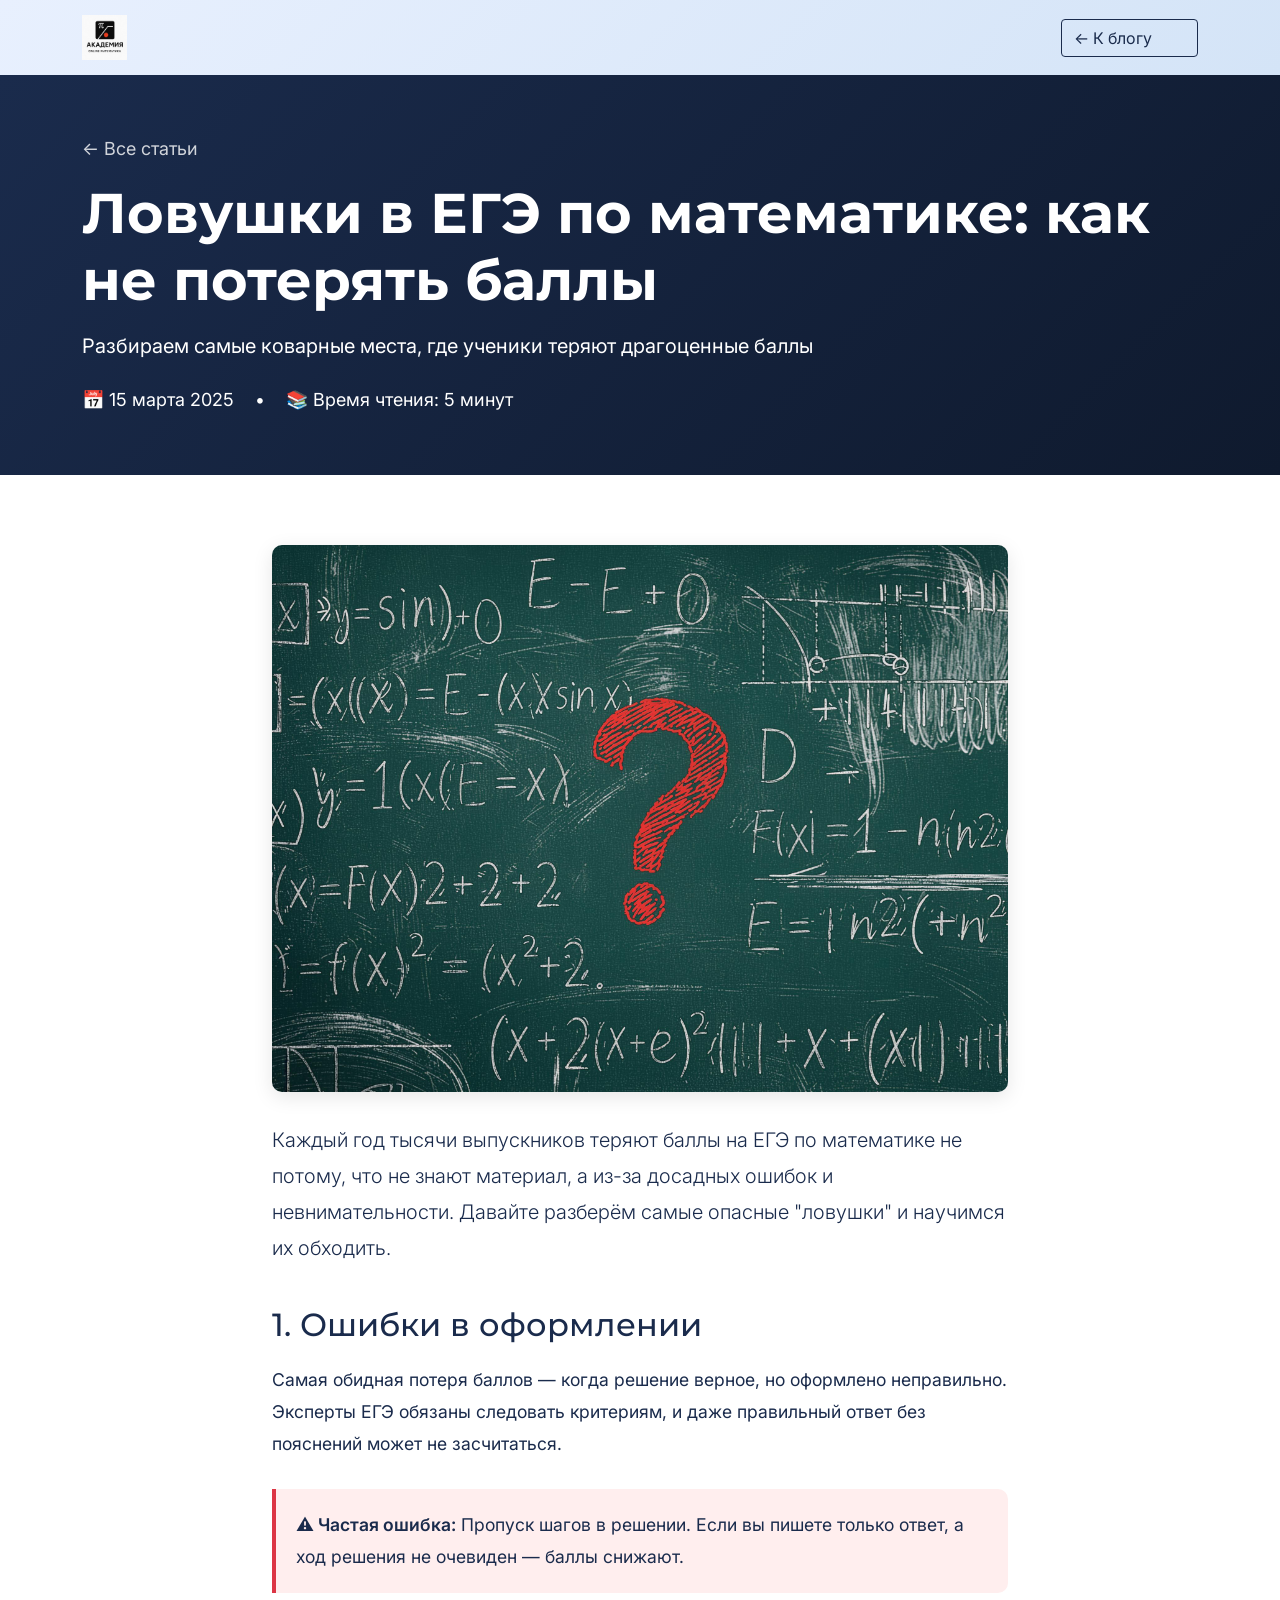
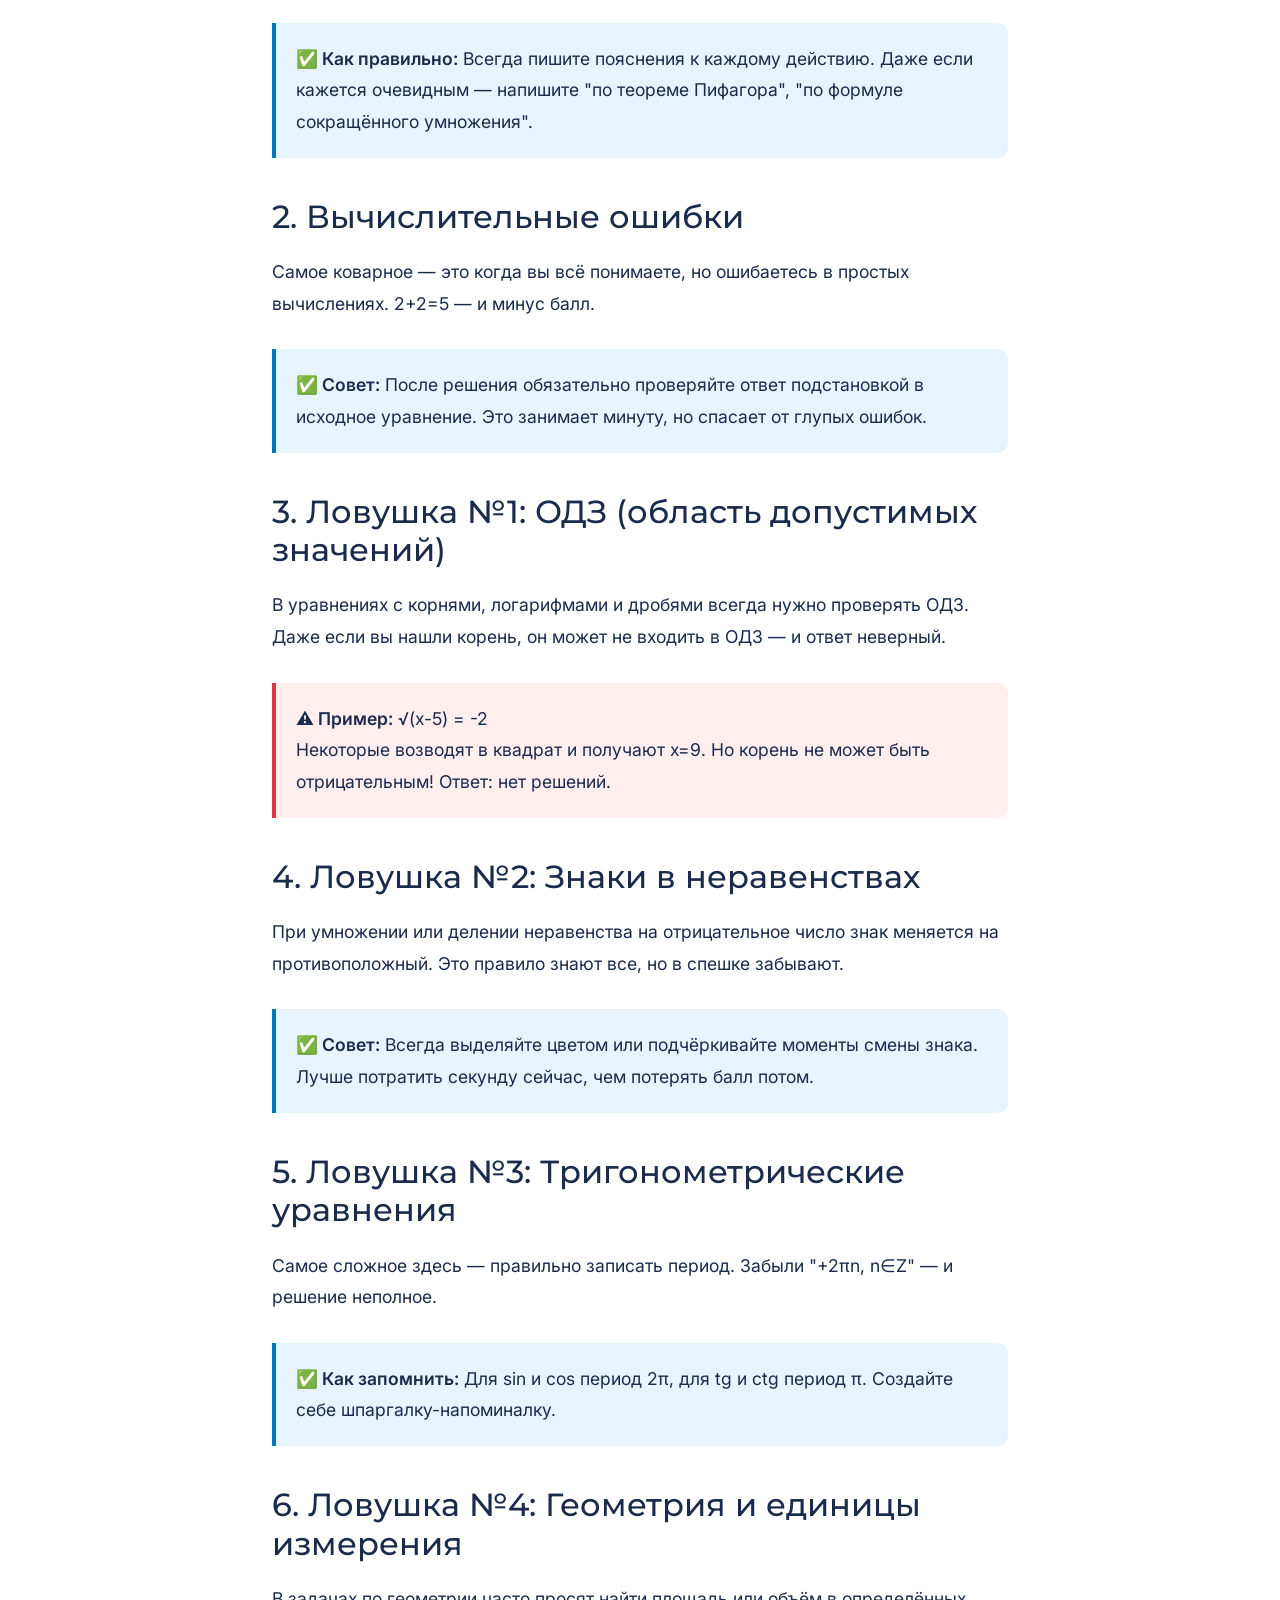
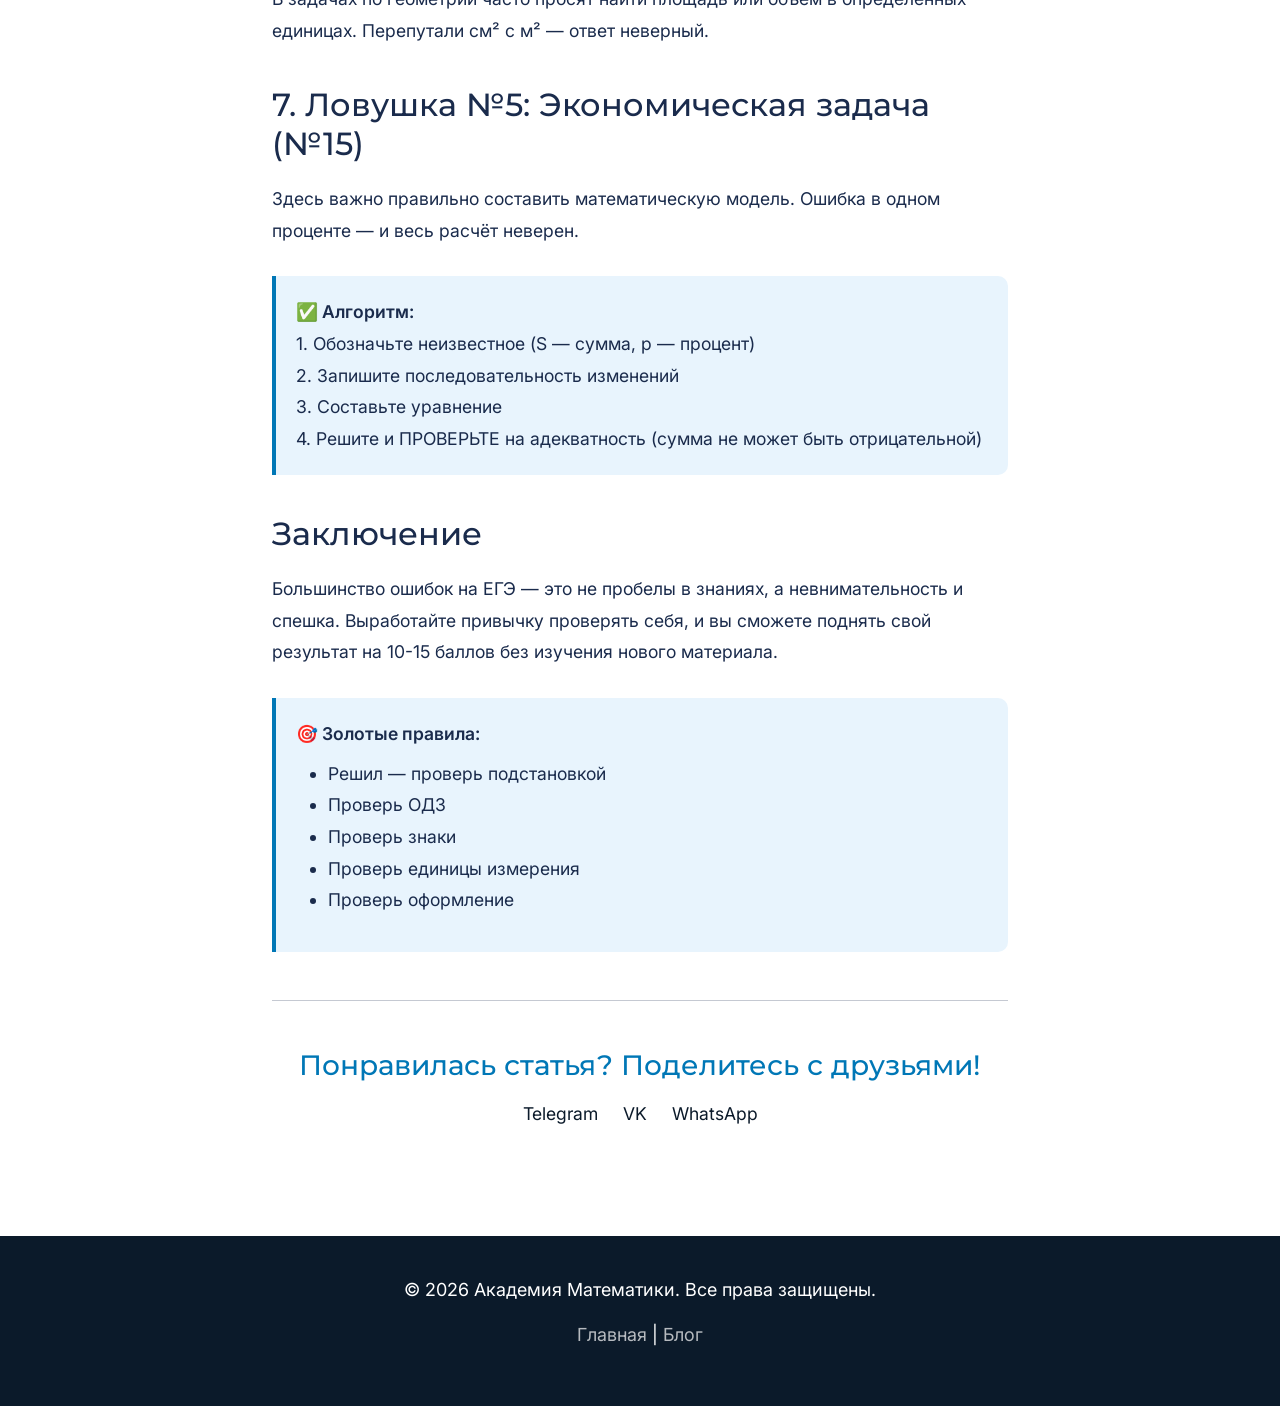
<file: static/blog/article-1.html>
<!DOCTYPE html>
<html lang="ru">
<head>
    <meta charset="UTF-8">
    <meta name="viewport" content="width=device-width, initial-scale=1.0">
    <title>Ловушки в ЕГЭ по математике - Math Mentor</title>
    
    <link rel="stylesheet" href="/static/css/bootstrap.min.css">
    <link rel="stylesheet" href="/static/style.css">
    <link href="https://fonts.googleapis.com/css2?family=Inter:opsz,wght@14..32,400;14..32,500;14..32,600&family=Montserrat:wght@600;700&display=swap" rel="stylesheet">
    
    <style>
        .article-header {
            background: linear-gradient(135deg, #1a2b4c 0%, #0f1a2e 100%);
            padding: 60px 0;
            color: white;
        }
        
        .article-content {
            max-width: 800px;
            margin: 0 auto;
            padding: 40px 20px;
            font-size: 1.1rem;
            line-height: 1.8;
        }
        
        .article-content h2 {
            margin-top: 40px;
            margin-bottom: 20px;
            color: #1a2b4c;
        }
        
        .article-content h3 {
            margin-top: 30px;
            color: #0077b6;
        }
        
        .tip-box {
            background: #e8f4fd;
            border-left: 4px solid #0077b6;
            padding: 20px;
            margin: 30px 0;
            border-radius: 0 10px 10px 0;
        }
        
        .danger-box {
            background: #fee;
            border-left: 4px solid #dc3545;
            padding: 20px;
            margin: 30px 0;
            border-radius: 0 10px 10px 0;
        }
        
        .article-image {
            max-width: 100%;
            margin: 30px 0;
            border-radius: 10px;
            box-shadow: 0 5px 20px rgba(0,0,0,0.1);
        }
    </style>
</head>
<body>

    <header style="background: linear-gradient(135deg, #e8f0fe 0%, #d4e4f7 100%); padding: 15px 0;">
        <div class="container">
            <div class="d-flex justify-content-between align-items-center">
                <a href="/">
                    <img src="/static/images/main-logo.png" alt="Math Mentor" style="height: 45px;">
                </a>
                <a href="/blog" class="btn btn-outline-dark">← К блогу</a>
            </div>
        </div>
    </header>

    <section class="article-header">
        <div class="container">
            <a href="/blog" style="color: rgba(255,255,255,0.8); text-decoration: none;">← Все статьи</a>
            <h1 class="display-4 fw-bold mt-3">Ловушки в ЕГЭ по математике: как не потерять баллы</h1>
            <p class="fs-5 mt-3">Разбираем самые коварные места, где ученики теряют драгоценные баллы</p>
            <div class="mt-4">
                <span>📅 15 марта 2025</span>
                <span class="mx-3">•</span>
                <span>📚 Время чтения: 5 минут</span>
            </div>
        </div>
    </section>

    <article class="article-content">
        <div class="container">
            
            <img src="/static/images/post-item1.jpg" alt="Ловушки ЕГЭ" class="article-image">
            
            <p class="lead">Каждый год тысячи выпускников теряют баллы на ЕГЭ по математике не потому, что не знают материал, а из-за досадных ошибок и невнимательности. Давайте разберём самые опасные "ловушки" и научимся их обходить.</p>
            
            <h2>1. Ошибки в оформлении</h2>
            <p>Самая обидная потеря баллов — когда решение верное, но оформлено неправильно. Эксперты ЕГЭ обязаны следовать критериям, и даже правильный ответ без пояснений может не засчитаться.</p>
            
            <div class="danger-box">
                <strong>⚠️ Частая ошибка:</strong> Пропуск шагов в решении. Если вы пишете только ответ, а ход решения не очевиден — баллы снижают.
            </div>
            
            <div class="tip-box">
                <strong>✅ Как правильно:</strong> Всегда пишите пояснения к каждому действию. Даже если кажется очевидным — напишите "по теореме Пифагора", "по формуле сокращённого умножения".
            </div>
            
            <h2>2. Вычислительные ошибки</h2>
            <p>Самое коварное — это когда вы всё понимаете, но ошибаетесь в простых вычислениях. 2+2=5 — и минус балл.</p>
            
            <div class="tip-box">
                <strong>✅ Совет:</strong> После решения обязательно проверяйте ответ подстановкой в исходное уравнение. Это занимает минуту, но спасает от глупых ошибок.
            </div>
            
            <h2>3. Ловушка №1: ОДЗ (область допустимых значений)</h2>
            <p>В уравнениях с корнями, логарифмами и дробями всегда нужно проверять ОДЗ. Даже если вы нашли корень, он может не входить в ОДЗ — и ответ неверный.</p>
            
            <div class="danger-box">
                <strong>⚠️ Пример:</strong> √(x-5) = -2<br>
                Некоторые возводят в квадрат и получают x=9. Но корень не может быть отрицательным! Ответ: нет решений.
            </div>
            
            <h2>4. Ловушка №2: Знаки в неравенствах</h2>
            <p>При умножении или делении неравенства на отрицательное число знак меняется на противоположный. Это правило знают все, но в спешке забывают.</p>
            
            <div class="tip-box">
                <strong>✅ Совет:</strong> Всегда выделяйте цветом или подчёркивайте моменты смены знака. Лучше потратить секунду сейчас, чем потерять балл потом.
            </div>
            
            <h2>5. Ловушка №3: Тригонометрические уравнения</h2>
            <p>Самое сложное здесь — правильно записать период. Забыли "+2πn, n∈Z" — и решение неполное.</p>
            
            <div class="tip-box">
                <strong>✅ Как запомнить:</strong> Для sin и cos период 2π, для tg и ctg период π. Создайте себе шпаргалку-напоминалку.
            </div>
            
            <h2>6. Ловушка №4: Геометрия и единицы измерения</h2>
            <p>В задачах по геометрии часто просят найти площадь или объём в определённых единицах. Перепутали см² с м² — ответ неверный.</p>
            
            <h2>7. Ловушка №5: Экономическая задача (№15)</h2>
            <p>Здесь важно правильно составить математическую модель. Ошибка в одном проценте — и весь расчёт неверен.</p>
            
            <div class="tip-box">
                <strong>✅ Алгоритм:</strong><br>
                1. Обозначьте неизвестное (S — сумма, p — процент)<br>
                2. Запишите последовательность изменений<br>
                3. Составьте уравнение<br>
                4. Решите и ПРОВЕРЬТЕ на адекватность (сумма не может быть отрицательной)
            </div>
            
            <h2>Заключение</h2>
            <p>Большинство ошибок на ЕГЭ — это не пробелы в знаниях, а невнимательность и спешка. Выработайте привычку проверять себя, и вы сможете поднять свой результат на 10-15 баллов без изучения нового материала.</p>
            
            <div class="tip-box">
                <strong>🎯 Золотые правила:</strong>
                <ul class="mt-2">
                    <li>Решил — проверь подстановкой</li>
                    <li>Проверь ОДЗ</li>
                    <li>Проверь знаки</li>
                    <li>Проверь единицы измерения</li>
                    <li>Проверь оформление</li>
                </ul>
            </div>
            
            <hr class="my-5">
            
            <div class="text-center">
                <h3>Понравилась статья? Поделитесь с друзьями!</h3>
                <p class="mt-3">
                    <a href="#" style="margin: 0 10px;">Telegram</a>
                    <a href="#" style="margin: 0 10px;">VK</a>
                    <a href="#" style="margin: 0 10px;">WhatsApp</a>
                </p>
            </div>
            
        </div>
    </article>

    <footer style="background: #0b1a2a; color: white; padding: 40px 0; margin-top: 50px;">
        <div class="container">
            <div class="text-center">
                <p>© 2026 Академия Математики. Все права защищены.</p>
                <p>
                    <a href="/" style="color: rgba(255,255,255,0.7);">Главная</a> |
                    <a href="/blog" style="color: rgba(255,255,255,0.7);">Блог</a>
                </p>
            </div>
        </div>
    </footer>

    <script src="/static/js/bootstrap.bundle.min.js"></script>
</body>
</html>
</file>
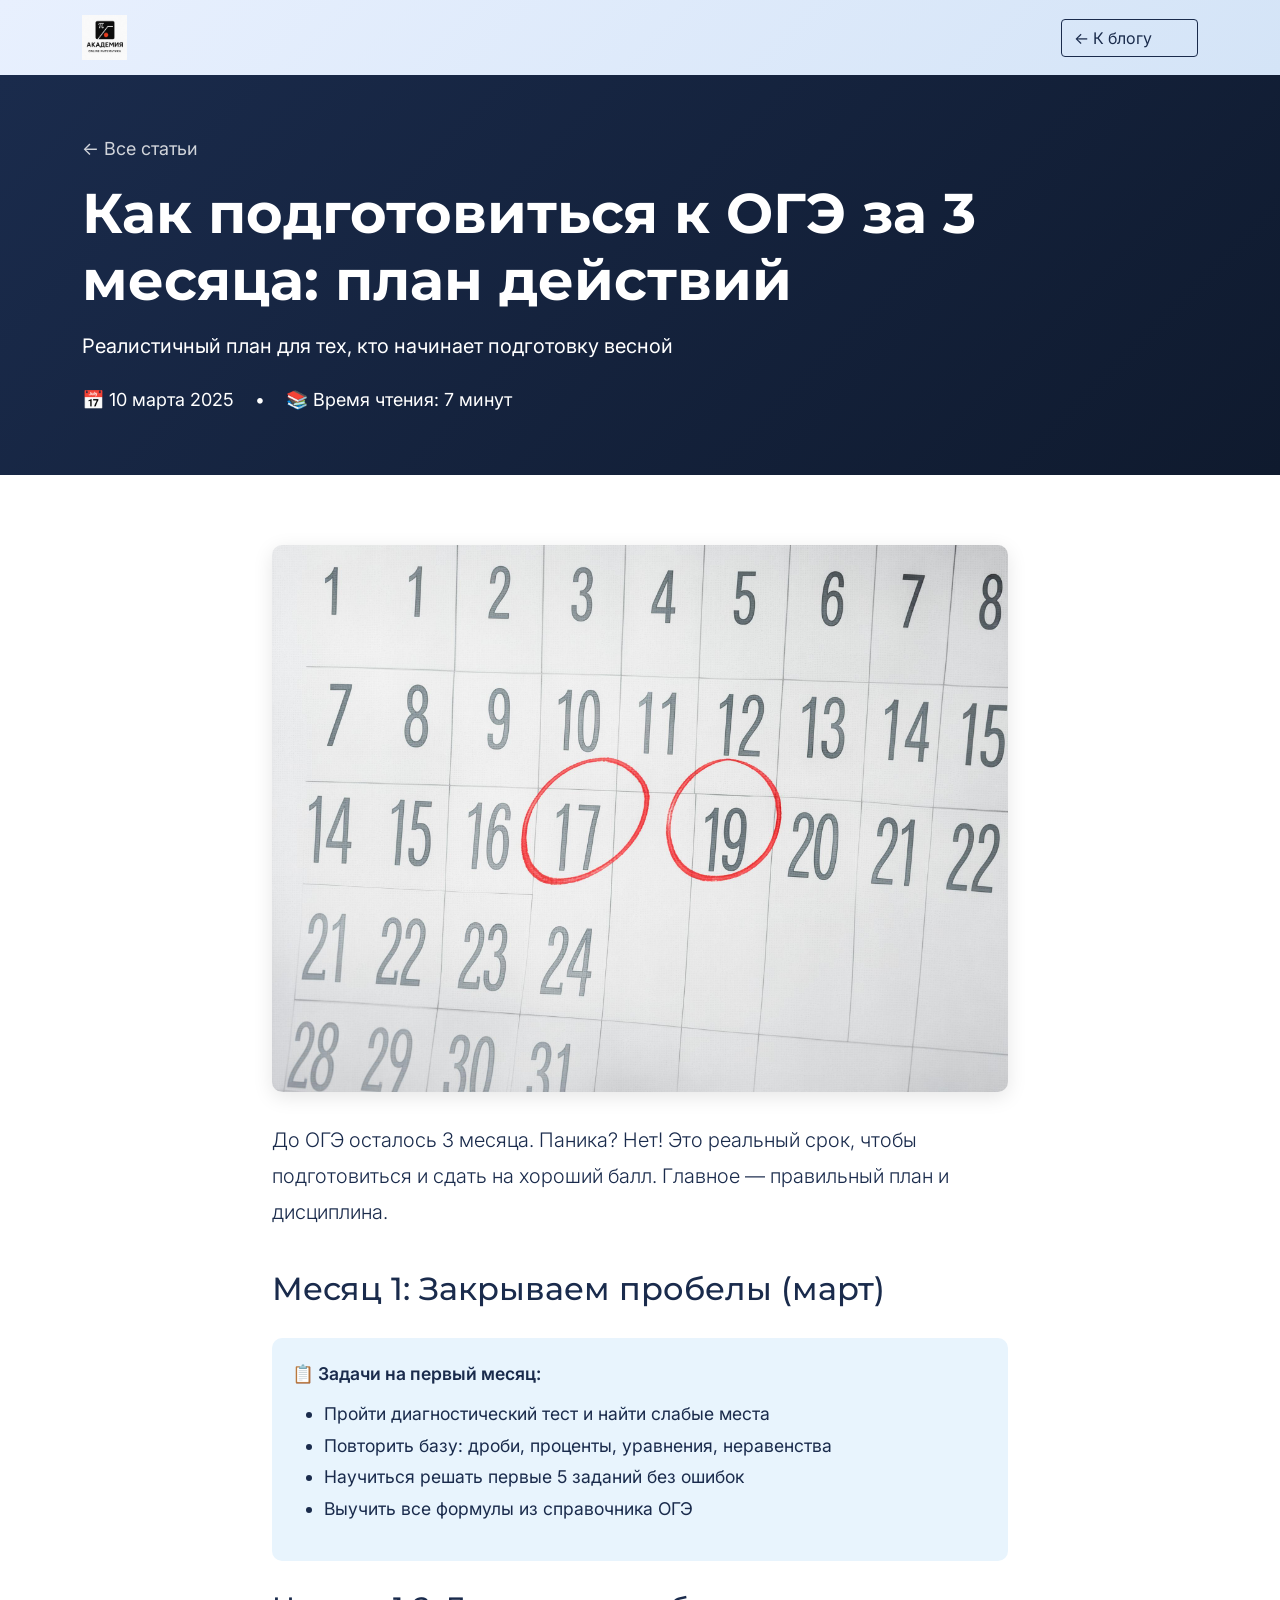
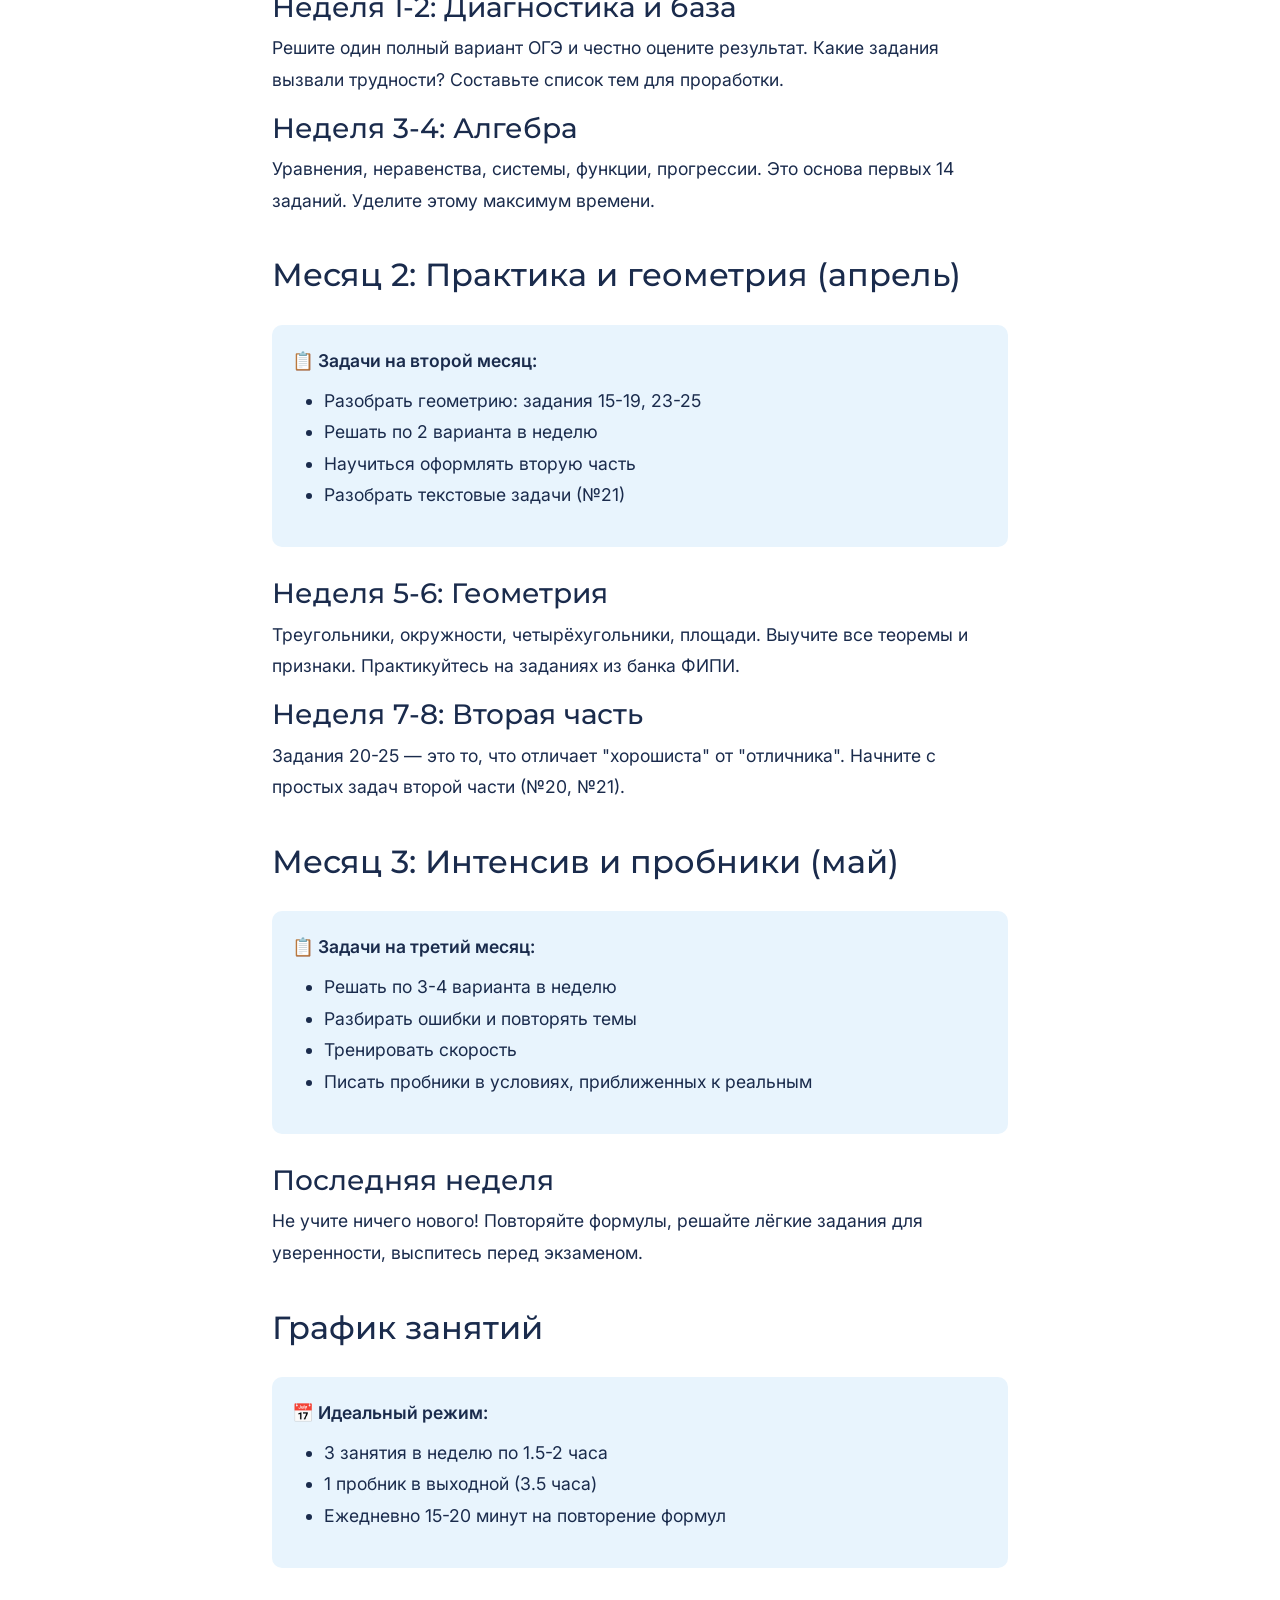
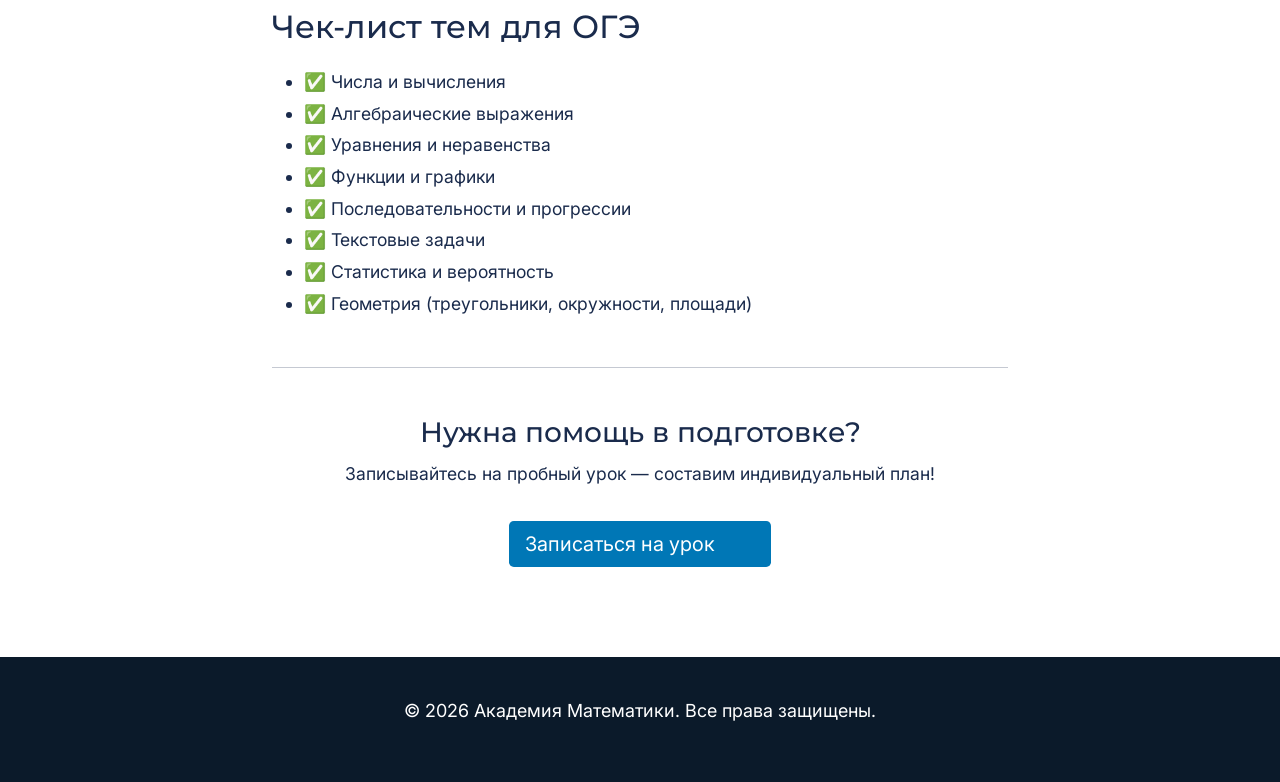
<file: static/blog/article-2.html>
<!DOCTYPE html>
<html lang="ru">
<head>
    <meta charset="UTF-8">
    <meta name="viewport" content="width=device-width, initial-scale=1.0">
    <title>План подготовки к ОГЭ за 3 месяца - Math Mentor</title>
    
    <link rel="stylesheet" href="/static/css/bootstrap.min.css">
    <link rel="stylesheet" href="/static/style.css">
    <link href="https://fonts.googleapis.com/css2?family=Inter:opsz,wght@14..32,400;14..32,500;14..32,600&family=Montserrat:wght@600;700&display=swap" rel="stylesheet">
    
    <style>
        .article-header {
            background: linear-gradient(135deg, #1a2b4c 0%, #0f1a2e 100%);
            padding: 60px 0;
            color: white;
        }
        
        .article-content {
            max-width: 800px;
            margin: 0 auto;
            padding: 40px 20px;
            font-size: 1.1rem;
            line-height: 1.8;
        }
        
        .article-content h2 {
            margin-top: 40px;
            margin-bottom: 20px;
            color: #1a2b4c;
        }
        
        .plan-box {
            background: #e8f4fd;
            padding: 20px;
            margin: 30px 0;
            border-radius: 10px;
        }
        
        .article-image {
            max-width: 100%;
            margin: 30px 0;
            border-radius: 10px;
            box-shadow: 0 5px 20px rgba(0,0,0,0.1);
        }
    </style>
</head>
<body>

    <header style="background: linear-gradient(135deg, #e8f0fe 0%, #d4e4f7 100%); padding: 15px 0;">
        <div class="container">
            <div class="d-flex justify-content-between align-items-center">
                <a href="/">
                    <img src="/static/images/main-logo.png" alt="Math Mentor" style="height: 45px;">
                </a>
                <a href="/blog" class="btn btn-outline-dark">← К блогу</a>
            </div>
        </div>
    </header>

    <section class="article-header">
        <div class="container">
            <a href="/blog" style="color: rgba(255,255,255,0.8); text-decoration: none;">← Все статьи</a>
            <h1 class="display-4 fw-bold mt-3">Как подготовиться к ОГЭ за 3 месяца: план действий</h1>
            <p class="fs-5 mt-3">Реалистичный план для тех, кто начинает подготовку весной</p>
            <div class="mt-4">
                <span>📅 10 марта 2025</span>
                <span class="mx-3">•</span>
                <span>📚 Время чтения: 7 минут</span>
            </div>
        </div>
    </section>

    <article class="article-content">
        <div class="container">
            
            <img src="/static/images/post-item2.jpg" alt="План ОГЭ" class="article-image">
            
            <p class="lead">До ОГЭ осталось 3 месяца. Паника? Нет! Это реальный срок, чтобы подготовиться и сдать на хороший балл. Главное — правильный план и дисциплина.</p>
            
            <h2>Месяц 1: Закрываем пробелы (март)</h2>
            
            <div class="plan-box">
                <strong>📋 Задачи на первый месяц:</strong>
                <ul class="mt-2">
                    <li>Пройти диагностический тест и найти слабые места</li>
                    <li>Повторить базу: дроби, проценты, уравнения, неравенства</li>
                    <li>Научиться решать первые 5 заданий без ошибок</li>
                    <li>Выучить все формулы из справочника ОГЭ</li>
                </ul>
            </div>
            
            <h3>Неделя 1-2: Диагностика и база</h3>
            <p>Решите один полный вариант ОГЭ и честно оцените результат. Какие задания вызвали трудности? Составьте список тем для проработки.</p>
            
            <h3>Неделя 3-4: Алгебра</h3>
            <p>Уравнения, неравенства, системы, функции, прогрессии. Это основа первых 14 заданий. Уделите этому максимум времени.</p>
            
            <h2>Месяц 2: Практика и геометрия (апрель)</h2>
            
            <div class="plan-box">
                <strong>📋 Задачи на второй месяц:</strong>
                <ul class="mt-2">
                    <li>Разобрать геометрию: задания 15-19, 23-25</li>
                    <li>Решать по 2 варианта в неделю</li>
                    <li>Научиться оформлять вторую часть</li>
                    <li>Разобрать текстовые задачи (№21)</li>
                </ul>
            </div>
            
            <h3>Неделя 5-6: Геометрия</h3>
            <p>Треугольники, окружности, четырёхугольники, площади. Выучите все теоремы и признаки. Практикуйтесь на заданиях из банка ФИПИ.</p>
            
            <h3>Неделя 7-8: Вторая часть</h3>
            <p>Задания 20-25 — это то, что отличает "хорошиста" от "отличника". Начните с простых задач второй части (№20, №21).</p>
            
            <h2>Месяц 3: Интенсив и пробники (май)</h2>
            
            <div class="plan-box">
                <strong>📋 Задачи на третий месяц:</strong>
                <ul class="mt-2">
                    <li>Решать по 3-4 варианта в неделю</li>
                    <li>Разбирать ошибки и повторять темы</li>
                    <li>Тренировать скорость</li>
                    <li>Писать пробники в условиях, приближенных к реальным</li>
                </ul>
            </div>
            
            <h3>Последняя неделя</h3>
            <p>Не учите ничего нового! Повторяйте формулы, решайте лёгкие задания для уверенности, выспитесь перед экзаменом.</p>
            
            <h2>График занятий</h2>
            <div class="plan-box">
                <strong>📅 Идеальный режим:</strong>
                <ul class="mt-2">
                    <li>3 занятия в неделю по 1.5-2 часа</li>
                    <li>1 пробник в выходной (3.5 часа)</li>
                    <li>Ежедневно 15-20 минут на повторение формул</li>
                </ul>
            </div>
            
            <h2>Чек-лист тем для ОГЭ</h2>
            <ul>
                <li>✅ Числа и вычисления</li>
                <li>✅ Алгебраические выражения</li>
                <li>✅ Уравнения и неравенства</li>
                <li>✅ Функции и графики</li>
                <li>✅ Последовательности и прогрессии</li>
                <li>✅ Текстовые задачи</li>
                <li>✅ Статистика и вероятность</li>
                <li>✅ Геометрия (треугольники, окружности, площади)</li>
            </ul>
            
            <hr class="my-5">
            
            <div class="text-center">
                <h3>Нужна помощь в подготовке?</h3>
                <p>Записывайтесь на пробный урок — составим индивидуальный план!</p>
                <a href="/" class="btn btn-primary btn-lg mt-3">Записаться на урок</a>
            </div>
            
        </div>
    </article>

    <footer style="background: #0b1a2a; color: white; padding: 40px 0; margin-top: 50px;">
        <div class="container text-center">
            <p>© 2026 Академия Математики. Все права защищены.</p>
        </div>
    </footer>

    <script src="/static/js/bootstrap.bundle.min.js"></script>
</body>
</html>
</file>
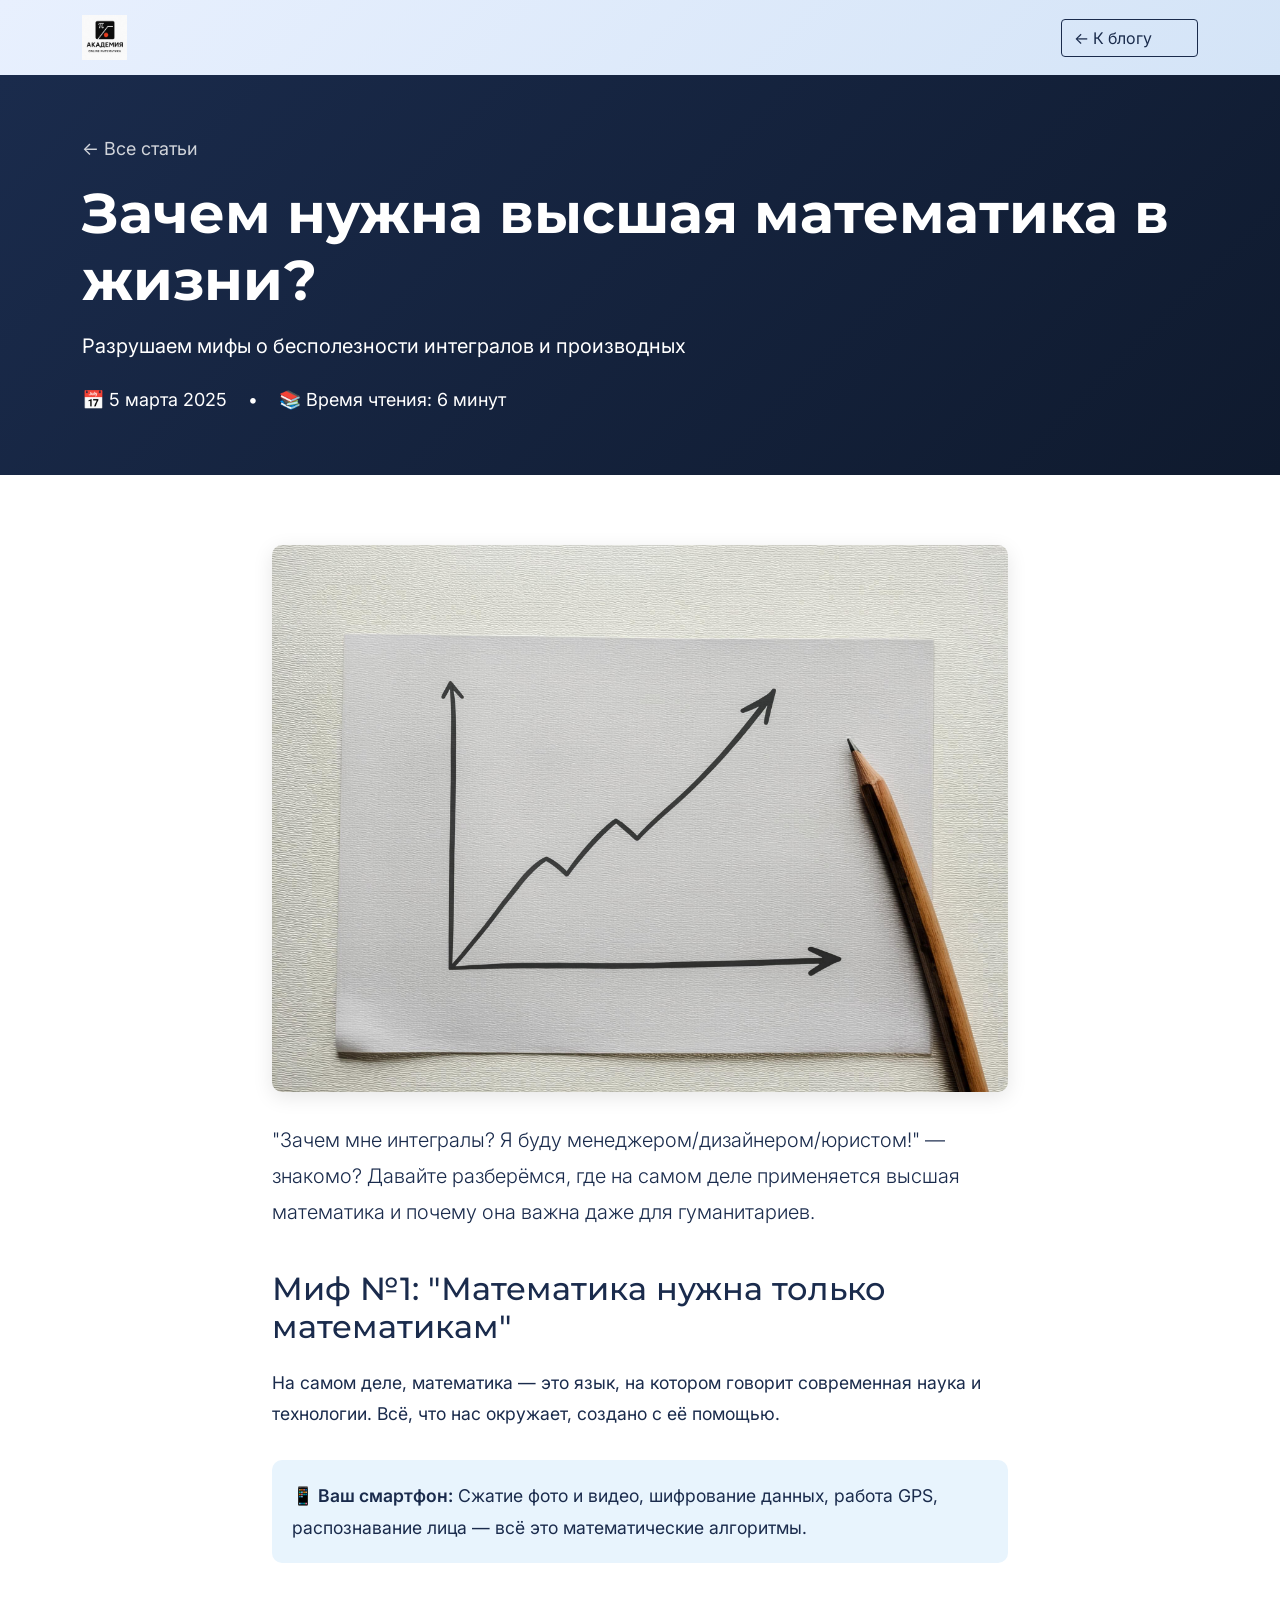
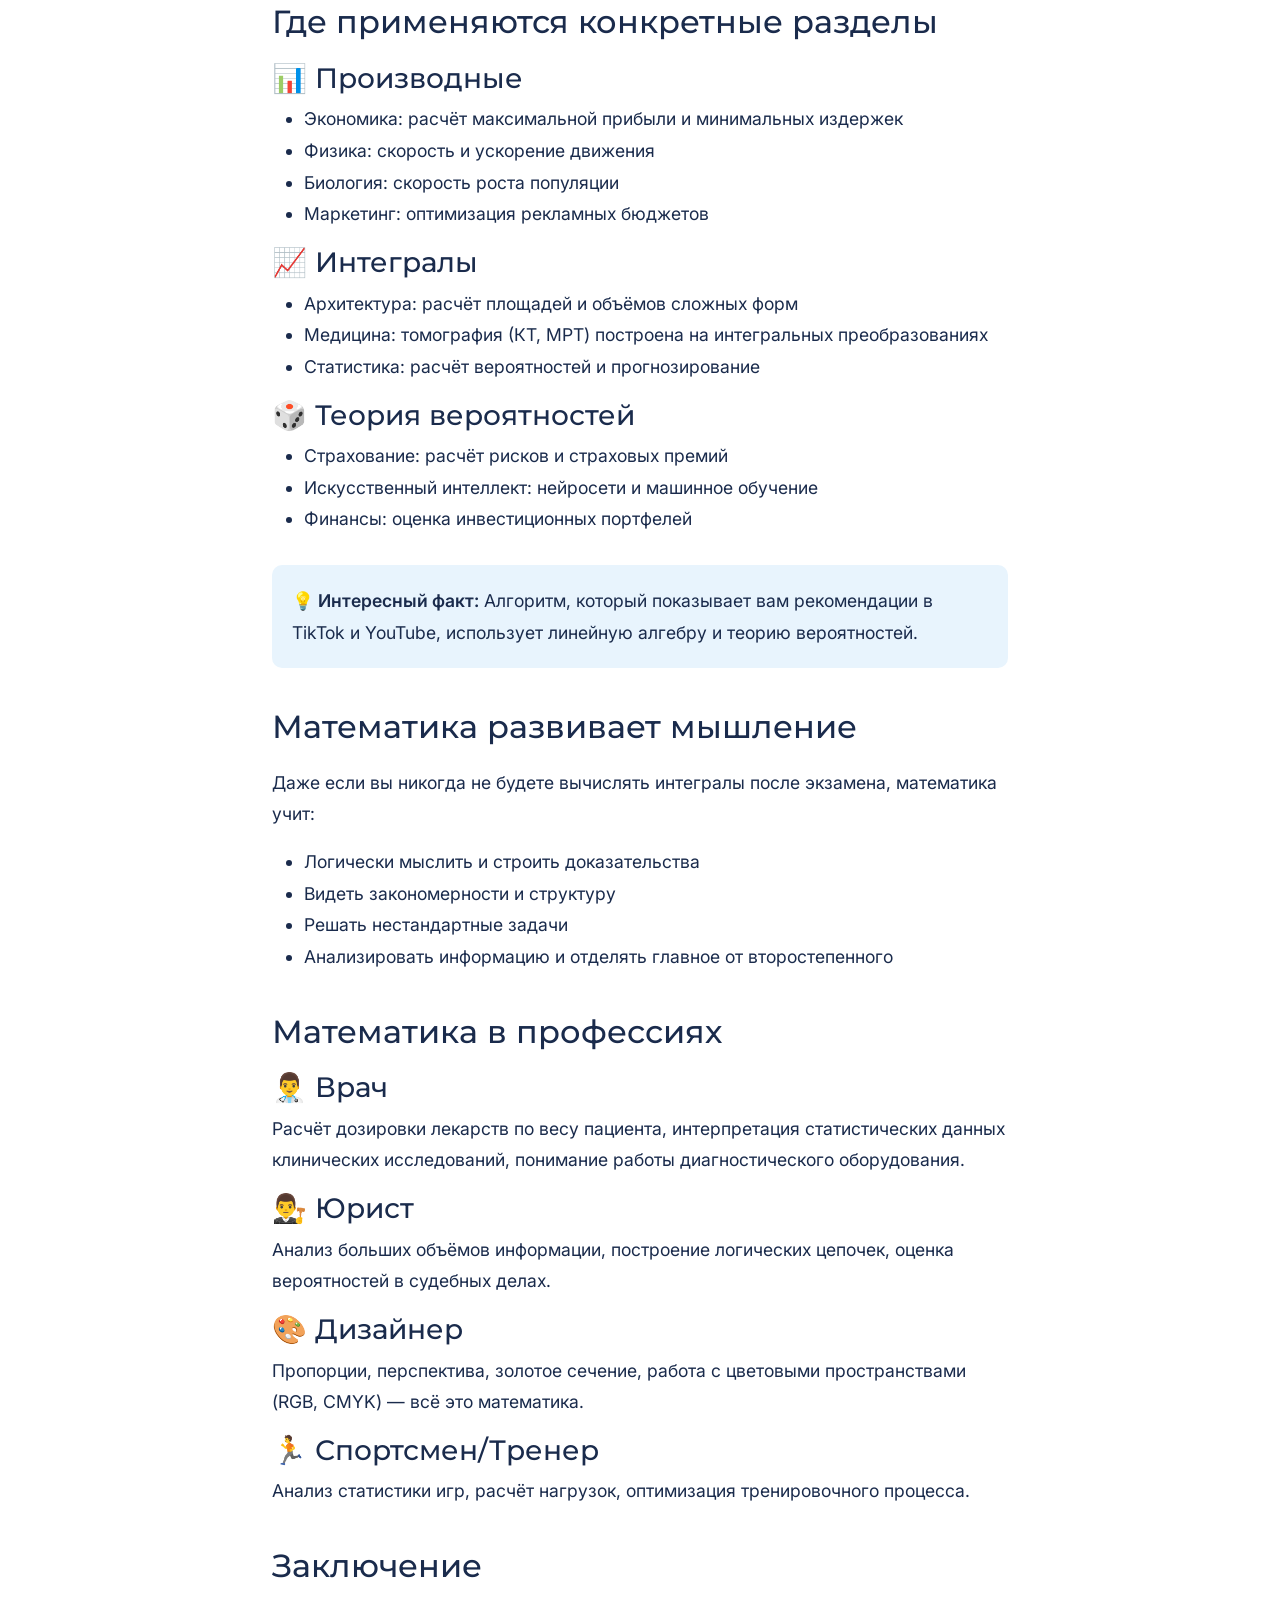
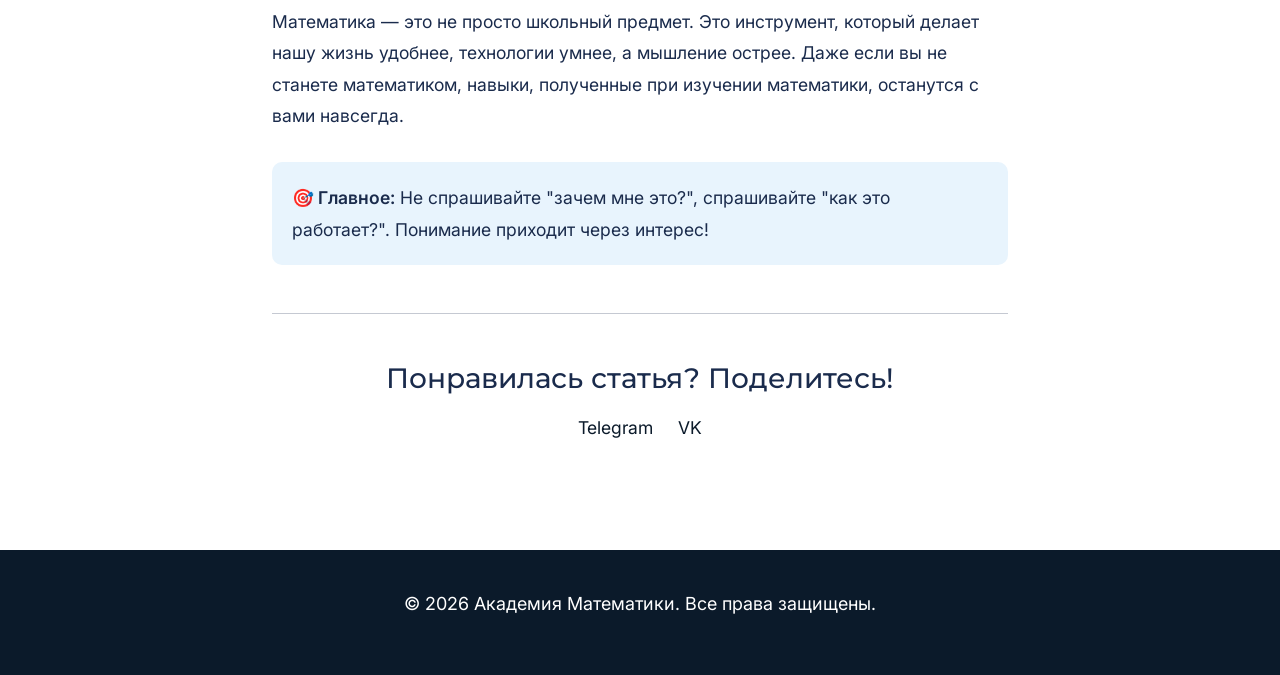
<file: static/blog/article-3.html>
<!DOCTYPE html>
<html lang="ru">
<head>
    <meta charset="UTF-8">
    <meta name="viewport" content="width=device-width, initial-scale=1.0">
    <title>Зачем нужна высшая математика в жизни - Math Mentor</title>
    
    <link rel="stylesheet" href="/static/css/bootstrap.min.css">
    <link rel="stylesheet" href="/static/style.css">
    <link href="https://fonts.googleapis.com/css2?family=Inter:opsz,wght@14..32,400;14..32,500;14..32,600&family=Montserrat:wght@600;700&display=swap" rel="stylesheet">
    
    <style>
        .article-header {
            background: linear-gradient(135deg, #1a2b4c 0%, #0f1a2e 100%);
            padding: 60px 0;
            color: white;
        }
        
        .article-content {
            max-width: 800px;
            margin: 0 auto;
            padding: 40px 20px;
            font-size: 1.1rem;
            line-height: 1.8;
        }
        
        .article-content h2 {
            margin-top: 40px;
            margin-bottom: 20px;
            color: #1a2b4c;
        }
        
        .fact-box {
            background: #e8f4fd;
            padding: 20px;
            margin: 30px 0;
            border-radius: 10px;
        }
        
        .article-image {
            max-width: 100%;
            margin: 30px 0;
            border-radius: 10px;
            box-shadow: 0 5px 20px rgba(0,0,0,0.1);
        }
    </style>
</head>
<body>

    <header style="background: linear-gradient(135deg, #e8f0fe 0%, #d4e4f7 100%); padding: 15px 0;">
        <div class="container">
            <div class="d-flex justify-content-between align-items-center">
                <a href="/">
                    <img src="/static/images/main-logo.png" alt="Math Mentor" style="height: 45px;">
                </a>
                <a href="/blog" class="btn btn-outline-dark">← К блогу</a>
            </div>
        </div>
    </header>

    <section class="article-header">
        <div class="container">
            <a href="/blog" style="color: rgba(255,255,255,0.8); text-decoration: none;">← Все статьи</a>
            <h1 class="display-4 fw-bold mt-3">Зачем нужна высшая математика в жизни?</h1>
            <p class="fs-5 mt-3">Разрушаем мифы о бесполезности интегралов и производных</p>
            <div class="mt-4">
                <span>📅 5 марта 2025</span>
                <span class="mx-3">•</span>
                <span>📚 Время чтения: 6 минут</span>
            </div>
        </div>
    </section>

    <article class="article-content">
        <div class="container">
            
            <img src="/static/images/post-item3.jpg" alt="Зачем нужна математика" class="article-image">
            
            <p class="lead">"Зачем мне интегралы? Я буду менеджером/дизайнером/юристом!" — знакомо? Давайте разберёмся, где на самом деле применяется высшая математика и почему она важна даже для гуманитариев.</p>
            
            <h2>Миф №1: "Математика нужна только математикам"</h2>
            <p>На самом деле, математика — это язык, на котором говорит современная наука и технологии. Всё, что нас окружает, создано с её помощью.</p>
            
            <div class="fact-box">
                <strong>📱 Ваш смартфон:</strong> Сжатие фото и видео, шифрование данных, работа GPS, распознавание лица — всё это математические алгоритмы.
            </div>
            
            <h2>Где применяются конкретные разделы</h2>
            
            <h3>📊 Производные</h3>
            <ul>
                <li>Экономика: расчёт максимальной прибыли и минимальных издержек</li>
                <li>Физика: скорость и ускорение движения</li>
                <li>Биология: скорость роста популяции</li>
                <li>Маркетинг: оптимизация рекламных бюджетов</li>
            </ul>
            
            <h3>📈 Интегралы</h3>
            <ul>
                <li>Архитектура: расчёт площадей и объёмов сложных форм</li>
                <li>Медицина: томография (КТ, МРТ) построена на интегральных преобразованиях</li>
                <li>Статистика: расчёт вероятностей и прогнозирование</li>
            </ul>
            
            <h3>🎲 Теория вероятностей</h3>
            <ul>
                <li>Страхование: расчёт рисков и страховых премий</li>
                <li>Искусственный интеллект: нейросети и машинное обучение</li>
                <li>Финансы: оценка инвестиционных портфелей</li>
            </ul>
            
            <div class="fact-box">
                <strong>💡 Интересный факт:</strong> Алгоритм, который показывает вам рекомендации в TikTok и YouTube, использует линейную алгебру и теорию вероятностей.
            </div>
            
            <h2>Математика развивает мышление</h2>
            <p>Даже если вы никогда не будете вычислять интегралы после экзамена, математика учит:</p>
            <ul>
                <li>Логически мыслить и строить доказательства</li>
                <li>Видеть закономерности и структуру</li>
                <li>Решать нестандартные задачи</li>
                <li>Анализировать информацию и отделять главное от второстепенного</li>
            </ul>
            
            <h2>Математика в профессиях</h2>
            
            <h3>👨‍⚕️ Врач</h3>
            <p>Расчёт дозировки лекарств по весу пациента, интерпретация статистических данных клинических исследований, понимание работы диагностического оборудования.</p>
            
            <h3>👨‍⚖️ Юрист</h3>
            <p>Анализ больших объёмов информации, построение логических цепочек, оценка вероятностей в судебных делах.</p>
            
            <h3>🎨 Дизайнер</h3>
            <p>Пропорции, перспектива, золотое сечение, работа с цветовыми пространствами (RGB, CMYK) — всё это математика.</p>
            
            <h3>🏃 Спортсмен/Тренер</h3>
            <p>Анализ статистики игр, расчёт нагрузок, оптимизация тренировочного процесса.</p>
            
            <h2>Заключение</h2>
            <p>Математика — это не просто школьный предмет. Это инструмент, который делает нашу жизнь удобнее, технологии умнее, а мышление острее. Даже если вы не станете математиком, навыки, полученные при изучении математики, останутся с вами навсегда.</p>
            
            <div class="fact-box">
                <strong>🎯 Главное:</strong> Не спрашивайте "зачем мне это?", спрашивайте "как это работает?". Понимание приходит через интерес!
            </div>
            
            <hr class="my-5">
            
            <div class="text-center">
                <h3>Понравилась статья? Поделитесь!</h3>
                <p class="mt-3">
                    <a href="#" style="margin: 0 10px;">Telegram</a>
                    <a href="#" style="margin: 0 10px;">VK</a>
                </p>
            </div>
            
        </div>
    </article>

    <footer style="background: #0b1a2a; color: white; padding: 40px 0; margin-top: 50px;">
        <div class="container text-center">
            <p>© 2026 Академия Математики. Все права защищены.</p>
        </div>
    </footer>

    <script src="/static/js/bootstrap.bundle.min.js"></script>
</body>
</html>
</file>
<file: static/style.css>
/*
Theme Name: Math Mentor - Репетитор по математике
Description: Адаптированный шаблон для репетитора ЕГЭ/ОГЭ
Version: 2.0
*/

/*------------------------------------*\
    Table of contents
\*------------------------------------*/

/*--------------------------------------------------------------
/** 1. VARIABLES
--------------------------------------------------------------*/
:root {
  --accent-color: #1a2b4c;
  --bs-gray-100: #f3f6f9;
  --bs-gray-200: #e7eaee;
  --bs-primary: #0077b6;
  --bs-secondary: #e9f0f9;
  --bs-primary-rgb: 0, 119, 182;
  --bs-body-bg-rgb: 255, 255, 255;
  --bs-light: #fff;
  --bs-dark: #0b1a2a;
  --bs-dark-rgb: 11, 26, 42;
  --navbar-color-color: #131814;
  --swiper-theme-color: #0077b6 !important;
  --swiper-pagination-color: #0077b6 !important;
  --header-bg: #f8faff;
}

@media screen and (max-width: 600px) {
  :root {
    --header-height: 100px;
    --header-height-min: 80px;
  }
}

/* Fonts */
:root {
  --body-font: "Inter", sans-serif;
  --heading-font: "Montserrat", sans-serif;
}

/*----------------------------------------------*/
/* 1 GENERAL TYPOGRAPHY */
/*----------------------------------------------*/

*,
*::before,
*::after {
  -webkit-box-sizing: border-box;
  -moz-box-sizing: border-box;
  box-sizing: border-box;
}

html {
  box-sizing: border-box;
}

body {
  font-family: var(--body-font);
  font-size: 18px;
  font-weight: 400;
  line-height: 1.6;
  color: var(--accent-color);
  margin: 0;
}

ul.inner-list li {
  font-size: 1.2em;
}

strong {
  font-weight: 600;
}

a {
  color: var(--bs-dark);
  text-decoration: none;
  transition: 0.3s color ease-out;
}

a:hover {
  text-decoration: none;
  color: var(--bs-primary);
}

.form-control:focus,
.accordion-button:focus {
  box-shadow: none;
  border-color: var(--bs-primary);
}

/*------------ Background Color -----------*/
.bg-secondary {
  background: var(--bs-secondary) !important;
}

.bg-dark {
  background: var(--bs-dark) !important;
}

.bg-light {
  background: var(--bs-light) !important;
}

.bg-gray-1 {
  background-color: var(--bs-gray-100) !important;
}

/* - Section Padding (УМЕНЬШЕННЫЕ) ----------------------------- */
.padding-small {
  padding-top: 2em;
  padding-bottom: 2em;
}

.padding-medium {
  padding-top: 50px !important;
  padding-bottom: 50px !important;
}

.padding-large {
  padding-top: 80px !important;
  padding-bottom: 80px !important;
}

/* - Section margin ------------------------------------------------- */
.margin-small {
  margin-top: 2em;
  margin-bottom: 2em;
}

.margin-medium {
  margin-top: 3em;
  margin-bottom: 3em;
}

.margin-large {
  margin-top: 5em;
  margin-bottom: 5em;
}

/* - Section Title ------------------------------------------------- */
h1,
h2,
h3,
h4,
h5 {
  font-family: var(--heading-font);
}

/* - Section width ------------------------------------------------- */
.container-fluid {
  max-width: 1540px;
}

/*--------------------------------------------------------------
/** 2.0 Buttons
--------------------------------------------------------------*/
.btn.btn-small {
  padding: 0.8em 1.8em;
  font-size: 0.65em;
}

.btn.btn-medium {
  padding: 1.1em 2.8em;
  font-size: 1.1em;
  font-weight: 500;
  letter-spacing: 1px;
  border-radius: 6px;
}

.btn.btn-large {
  padding: 2.4em 5.1em;
  font-size: 1.8em;
}

.btn.btn-rounded,
.btn.btn-rounded::after {
  border-radius: 6px;
}

.btn.btn-pill,
.btn.btn-pill::after {
  border-radius: 2em;
}

.btn.btn-outline-dark,
.btn.btn-outline-light,
.btn.btn-outline-accent {
  background: transparent;
  text-shadow: none;
  box-shadow: none;
  border: 1px solid;
}

.btn.btn-outline-dark:hover::after,
.btn.btn-outline-light:hover::after {
  background-color: transparent;
}

.btn.btn-outline-dark {
  border-color: var(--accent-color);
  color: var(--accent-color);
}

.btn.btn-outline-dark:hover {
  background: var(--bs-primary);
  color: var(--bs-light);
  border-color: var(--bs-primary);
}

.btn.btn-outline-light {
  border-color: rgba(255, 255, 255, 0.5);
  color: var(--bs-light);
}

.btn.btn-outline-light:hover {
  background: var(--bs-primary);
  color: var(--bs-light);
  border-color: var(--bs-primary);
}

.btn.btn-outline-gray {
  background: transparent;
  border-color: var(--gray-color-600);
  color: var(--bs-dark);
}

.btn.btn-outline-gray:hover {
  border-color: var(--bs-dark);
  color: var(--bs-dark) !important;
}

.btn.btn-outline-accent {
  background: transparent;
  border-color: var(--accent-color);
  color: var(--bs-dark);
}

.btn.btn-outline-accent:hover {
  border-color: var(--bs-dark);
  color: var(--bs-dark) !important;
}

.btn.btn-full {
  display: block;
  margin: .85em 0;
  width: 100%;
  letter-spacing: 0.12em;
}

.btn-check:focus+.btn,
.btn:focus {
  outline: 0;
  box-shadow: none;
}

.btn-rounded-none,
.btn-rounded-none::after {
  border-radius: 0;
}

.btn.btn-normal {
  border: none;
  color: var(--bs-dark);
  text-decoration: underline;
}

.btn.btn-normal:hover {
  text-decoration: none;
}

.btn.btn-accent {
  color: var(--bs-light);
  background-color: var(--accent-color);
  border: none;
}

.btn.btn-accent:hover {
  color: var(--bs-light) !important;
  background-color: var(--bs-primary);
}

.btn.btn-black {
  background-color: var(--bs-dark);
  color: var(--bs-light);
  border: none;
}

.btn.btn-black:hover {
  background-color: var(--bs-primary);
  color: var(--bs-light);
}

.btn.btn-light {
  background-color: var(--bs-light);
  color: var(--bs-dark);
  border: none;
}

.btn.btn-light:hover {
  background-color: var(--bs-primary);
  color: var(--bs-light);
}

.btn.btn-primary {
  background: var(--bs-primary);
  color: var(--bs-light);
  border: none;
}

.btn.btn-primary:hover {
  background-color: var(--bs-dark);
  color: var(--bs-light);
}

.btn-left {
  text-align: left;
  display: block;
}

.btn-center {
  text-align: center;
  display: block;
}

.btn-right {
  text-align: right;
  display: block;
}

/*----------------------------------------------*/
/* 3 PRELOADER */
/*----------------------------------------------*/
#preloader {
  width: 100%;
  height: 100%;
  position: fixed;
  z-index: 9999;
  background: #e9f0f9;
  display: flex;
  justify-content: center;
  align-items: center;
}

.loader {
  display: inline-block;
  width: 90px;
  height: 90px;
  border: 9px solid var(--bs-primary);
  border-style: dotted;
  border-radius: 300px;
  animation: loader 9s infinite ease;
}

@keyframes loader {
  0% {
    transform: rotate(0deg);
  }
  25% {
    transform: rotate(180deg);
  }
  50% {
    transform: rotate(180deg);
  }
  75% {
    transform: rotate(360deg);
  }
  100% {
    transform: rotate(360deg);
  }
}

/*--- Image hover Effects ----------------------- */
.image-zoom-effect {
  overflow: hidden;
}

.image-zoom-effect .image-holder {
  width: 100%;
  height: auto;
  overflow: hidden;
  transform: scale(1);
  transition: transform 0.3s cubic-bezier(0.25, 0.46, 0.45, 0.94);
}

.image-zoom-effect:hover .image-holder {
  transform: scale(0.95);
}

.image-zoom-effect img {
  transform: scale(1);
  will-change: transform;
  transition: transform 0.3s cubic-bezier(0.25, 0.46, 0.45, 0.94);
  z-index: 0;
}

.image-zoom-effect:hover img {
  transform: scale(1.05);
}

/* Link Effect ----------------------- */
.link-effect {
  cursor: pointer;
}

.link-effect a {
  position: relative;
  padding: 0;
  overflow: hidden;
  transition: transform 0.5s;
  display: block;
}

.link-effect a::after {
  content: attr(data-after);
  display: inline-block;
  transform: translateY(100%);
  position: absolute;
  left: 0;
  font-size: 1rem;
  text-align: inherit;
  text-transform: uppercase;
  transition: inherit;
}

.link-effect a>span {
  display: inline-block;
  transform: translateY(0%);
  transition: inherit;
}

.link-effect:hover a>span {
  transform: translateY(-100%);
}

.link-effect:hover a::after {
  transform: translateY(0%);
}

/* - Button Arrow Effects ----------------------- */
.btn.btn-arrow {
  color: var(--bs-light);
  background-color: var(--bs-primary);
  border-radius: 260px;
}

.btn.btn-arrow.btn-bg-light {
  color: var(--bs-dark);
  background-color: var(--bs-light);
}

.btn.btn-arrow.outline-dark {
  color: var(--bs-dark);
  background-color: transparent;
  border: 1px solid var(--bs-dark);
}

.btn.btn-arrow.btn-normal {
  color: var(--bs-dark);
  background-color: transparent;
  border: none;
  text-decoration: underline;
}

.btn.btn-arrow span {
  transition: all 300ms ease-out;
  will-change: transform;
}

.btn.btn-arrow:hover span {
  transform: translate3d(-7px, 0, 0);
}

.btn.btn-arrow svg {
  position: absolute;
  top: 37px;
  right: 30px;
  transform: translateY(-50%);
  transition: all 300ms ease-out;
  will-change: right, opacity;
}

.btn.btn-arrow:hover svg {
  opacity: 0;
  right: 0;
}

.btn svg.icon-arrow {
  width: 25px;
  height: 25px;
}

/* - Search Bar (СКРЫТ) ----------------------- */
.search-box {
  display: none !important;
}

.user-items .search-item {
  display: none !important;
}

/*----------------------------------------------*/
/* 4 HEADER (СВЕТЛАЯ ОБОЛОЧКА) */
/*----------------------------------------------*/
.site-header {
  z-index: 100;
  transition: all 0.3s ease-out;
  background: linear-gradient(135deg, #e8f0fe 0%, #d4e4f7 100%);
  box-shadow: 0 4px 15px rgba(0, 0, 0, 0.08);
  position: sticky;
  top: 0;
}

.navbar-nav .nav-item a.nav-link {
  color: var(--accent-color) !important;
  font-size: 18px;
  font-weight: 500;
  padding: 8px 0;
  position: relative;
  transition: all 0.3s ease;
}

.navbar-nav .nav-item a.nav-link::after {
  content: '';
  position: absolute;
  bottom: 0;
  left: 0;
  width: 0;
  height: 2px;
  background: var(--bs-primary);
  transition: width 0.3s ease;
}

.navbar-nav .nav-item a.nav-link:hover::after,
.navbar-nav .nav-item a.nav-link.active::after {
  width: 100%;
}

.navbar-nav .nav-item a.nav-link:hover,
.navbar-nav .nav-item a.nav-link.active {
  color: var(--bs-primary) !important;
}

/* Кнопка ЗАПИСАТЬСЯ */
.navbar-nav .nav-item:last-child a.nav-link {
  background: var(--bs-primary);
  padding: 10px 25px !important;
  border-radius: 50px;
  color: white !important;
  font-weight: 600;
  box-shadow: 0 4px 12px rgba(0, 119, 182, 0.25);
  transition: all 0.3s ease;
}

.navbar-nav .nav-item:last-child a.nav-link::after {
  display: none;
}

.navbar-nav .nav-item:last-child a.nav-link:hover {
  background: var(--bs-dark);
  color: white !important;
  transform: translateY(-2px);
  box-shadow: 0 6px 18px rgba(0, 119, 182, 0.35);
}

/* Логотип в шапке */
.site-header .navbar-brand img {
  height: 45px;
  /* Убираем инверсию, чтобы логотип был виден */
  filter: none;
}

/* Кнопка бургер-меню */
.navbar-toggler svg {
  color: var(--accent-color) !important;
}

.dropdown-menu {
  background: white;
  border: none;
  box-shadow: 0 10px 30px rgba(0, 0, 0, 0.1);
}

.dropdown-item {
  color: var(--accent-color);
  padding: 10px 20px;
  transition: all 0.2s ease;
}

.dropdown-item:hover {
  background: var(--bs-primary);
  color: white;
}

/*------------ Offcanvas -------------- */
#header-nav .navbar-toggler:focus {
  box-shadow: none;
}

#header-nav .offcanvas.show {
  z-index: 9999;
  background: white;
}

#header-nav .offcanvas-end {
  width: 500px;
}

.offcanvas.show .nav-item a.nav-link {
  font-size: 1.8em;
  color: var(--accent-color) !important;
}

.offcanvas.show .offcanvas-body .navbar-nav {
  align-items: unset !important;
  padding-left: 20px;
}

.offcanvas-header .btn-close {
  filter: none;
}

.offcanvas-header .navbar-brand img {
  filter: none;
}

/*------------ Top User Icons -----------*/
.site-header .user-items svg {
  cursor: pointer;
  color: var(--accent-color);
}

@media only screen and (max-width: 991px) {
  #navbar .user-items {
    display: none;
  }
  
  .navbar-nav .nav-item:last-child a.nav-link {
    display: inline-block;
    margin-top: 10px;
  }
}

/*----------------------------------------------*/
/* 5 BILLBOARD */
/*----------------------------------------------*/
.banner-content p {
  width: 100%;
}

#billboard .swiper-pagination {
  left: 0;
  right: 0;
  bottom: 30px;
  text-align: center;
}

.swiper-pagination .swiper-pagination-bullet {
  width: 10px;
  height: 10px;
  position: relative;
  cursor: pointer;
  border-color: transparent;
  transition: border-color 0.3s ease-out;
  background: white;
  opacity: 0.5;
}

.swiper-pagination .swiper-pagination-bullet::after {
  content: '';
  position: absolute;
  width: 14px;
  height: 14px;
  top: -2px;
  left: -2px;
  border-radius: 50px;
  border: 2px solid white;
  transform: scale(0);
  transition: transform 0.3s ease-out;
}

.swiper-pagination .swiper-pagination-bullet-active {
  opacity: 1;
  background: white;
}

.swiper-pagination .swiper-pagination-bullet-active::after {
  transform: scale(1);
}

.swiper-horizontal>.swiper-pagination-bullets .swiper-pagination-bullet,
.swiper-pagination-horizontal.swiper-pagination-bullets .swiper-pagination-bullet {
  margin: 0 12px !important;
}

@media only screen and (max-width: 1200px) {
  #billboard .banner-content {
    background-color: rgba(255, 255, 255, 0.9);
    height: auto;
  }

  .banner-content h1.display-1 {
    font-size: 4.5em;
  }

  .banner-content p {
    width: 90%;
  }
}

@media only screen and (max-width: 768px) {
  .banner-content h1.display-1 {
    font-size: 3.5em;
  }
}

/*----------------------------------------------*/
/* 6 ICON BOX */
/*----------------------------------------------*/
.icon-box .icon-box-icon svg {
  width: 50px;
  height: 50px;
  color: var(--bs-primary);
}

.icon-box .icon-box-content {
  width: auto;
}

.icon-box-content h3.card-title {
  font-size: 1.2em;
}

/*----------------------------------------------*/
/* 7 BANNER (Программы - ОКОШКИ ВНУТРИ КАРТИНКИ) */
/*----------------------------------------------*/
#banner {
  margin-top: 20px;
  margin-bottom: 20px;
}

#banner .row {
  gap: 30px !important;
  justify-content: center;
}

.program-card {
  position: relative;
  border-radius: 20px;
  overflow: hidden;
  box-shadow: 0 10px 30px rgba(0, 0, 0, 0.15);
  transition: all 0.3s ease;
  height: 450px;
}

.program-card:hover {
  transform: translateY(-10px);
  box-shadow: 0 20px 40px rgba(0, 0, 0, 0.2);
}

.program-card img {
  width: 100%;
  height: 100%;
  object-fit: cover;
  transition: transform 0.5s ease;
}

.program-card:hover img {
  transform: scale(1.1);
}

.program-overlay {
  position: absolute;
  bottom: 30px;
  left: 20px;
  right: 20px;
  background: rgba(255, 255, 255, 0.95);
  backdrop-filter: blur(5px);
  padding: 25px 20px;
  border-radius: 15px;
  text-align: center;
  box-shadow: 0 5px 20px rgba(0, 0, 0, 0.1);
  transition: all 0.3s ease;
}

.program-card:hover .program-overlay {
  background: rgba(255, 255, 255, 0.98);
  bottom: 35px;
}

.program-overlay h3 {
  font-size: 1.8rem;
  font-weight: 700;
  margin-bottom: 5px;
  color: var(--bs-dark);
}

.program-overlay p {
  font-size: 1.1rem;
  color: var(--bs-primary);
  font-weight: 500;
  margin-bottom: 15px;
}

.program-overlay .btn {
  padding: 10px 25px;
  font-size: 1rem;
}

/*----------------------------------------------*/
/* 8 ABOUT US (С ТЁМНЫМ ФОНОМ - ИСПРАВЛЕНО) */
/*----------------------------------------------*/
#about-us {
  margin-top: 20px;
  margin-bottom: 20px;
  padding-top: 80px !important;
  padding-bottom: 80px !important;
  background: linear-gradient(135deg, #0f1a2e 0%, #1a2b4c 100%);
  position: relative;
  overflow: hidden;
  /* Убираем конфликт z-index */
  z-index: 1;
}

#about-us::before {
  content: "";
  position: absolute;
  top: 0;
  left: 0;
  width: 100%;
  height: 100%;
  background-image: url('data:image/svg+xml;utf8,<svg xmlns="http://www.w3.org/2000/svg" viewBox="0 0 200 200" opacity="0.06"><text x="20" y="40" font-size="60" fill="white" font-family="Arial">∑</text><text x="130" y="90" font-size="70" fill="white" font-family="Arial">∫</text><text x="40" y="160" font-size="50" fill="white" font-family="Arial">π</text><text x="160" y="170" font-size="65" fill="white" font-family="Arial">√</text><text x="90" y="130" font-size="45" fill="white" font-family="Arial">∞</text><text x="170" y="40" font-size="40" fill="white" font-family="Arial">Δ</text></svg>');
  background-repeat: repeat;
  pointer-events: none;
  z-index: 1;
}

/* Контент должен быть поверх фона */
#about-us .container {
  position: relative;
  z-index: 3;
}

#about-us .about-text {
  position: relative;
  z-index: 3;
}

#about-us .about-image {
  position: relative;
  z-index: 3;
}

#about-us .about-text h2 {
  color: white !important;
  text-shadow: 0 2px 10px rgba(0, 0, 0, 0.2);
}

#about-us .about-text p {
  color: rgba(255, 255, 255, 0.9) !important;
}

#about-us .about-text strong {
  color: white;
}

#about-us .btn-primary {
  background: white;
  color: var(--bs-dark);
  border: none;
}

#about-us .btn-primary:hover {
  background: var(--bs-primary);
  color: white;
}

#about-us .btn-primary svg {
  color: var(--bs-dark);
}

#about-us .btn-primary:hover svg {
  color: white;
}

#about-us .about-image img {
  border: 4px solid rgba(255, 255, 255, 0.2);
  box-shadow: 0 20px 40px rgba(0, 0, 0, 0.3);
  position: relative;
  z-index: 3;
}

#about-us .about-image p {
  color: rgba(255, 255, 255, 0.7) !important;
  position: relative;
  z-index: 3;
}

@media (max-width: 991px) {
  #about-us .about-image {
    text-align: center !important;
    margin-top: 40px;
  }

  #about-us .about-text {
    text-align: center;
    padding-right: 0 !important;
  }
}

#about-us .about-image img {
  transition: transform 0.3s ease;
}

#about-us .about-image img:hover {
  transform: scale(1.02);
}

/*----------------------------------------------*/
/* 9 PRODUCT STORE (Программы) */
/*----------------------------------------------*/
#featured-products {
  margin-top: 20px;
  margin-bottom: 20px;
}

.product-store .swiper-horizontal>.swiper-pagination-bullets,
.product-store .swiper-pagination-bullets.swiper-pagination-horizontal,
.product-store .swiper-pagination-custom,
.product-store .swiper-pagination-fraction {
  position: relative !important;
  margin-top: 30px;
}

.product-swiper .swiper-slide {
  padding: 10px 15px !important;
}

.product-card {
  margin-bottom: 20px;
  border-radius: 15px;
  overflow: hidden;
  box-shadow: 0 5px 20px rgba(0, 0, 0, 0.08);
  transition: all 0.3s ease;
}

.product-card:hover {
  transform: translateY(-5px);
  box-shadow: 0 15px 30px rgba(0, 0, 0, 0.12);
}

.product-card .cart-concern {
  bottom: 0;
  left: 0;
  right: 0;
  opacity: 1;
  background: white;
  padding: 20px 15px;
  text-align: center;
}

.image-holder {
  overflow: hidden;
}

.image-holder img {
  width: 100%;
  height: 280px;
  object-fit: cover;
  transition: transform 0.5s ease;
}

.product-card:hover .image-holder img {
  transform: scale(1.08);
}

.card-title {
  font-size: 1.3rem;
  font-weight: 600;
  margin-bottom: 10px;
}

.card-title a {
  color: var(--bs-dark);
  transition: color 0.3s ease;
}

.card-title a:hover {
  color: var(--bs-primary);
}

.cart-info a {
  font-size: 1.2rem;
  color: var(--bs-primary);
}

/*----------------------------------------------*/
/* 10 TESTIMONIALS (ОТЗЫВЫ С ФОНОМ) */
/*----------------------------------------------*/
#testimonials {
  margin-top: 30px;
  margin-bottom: 30px;
  background: linear-gradient(135deg, #f5f7fa 0%, #e9ecf2 100%);
  position: relative;
}

#testimonials::before {
  content: "";
  position: absolute;
  top: 0;
  left: 0;
  width: 100%;
  height: 100%;
  background-image: url('data:image/svg+xml;utf8,<svg xmlns="http://www.w3.org/2000/svg" viewBox="0 0 100 100" opacity="0.05"><text x="10" y="30" font-size="40" fill="%230077b6" font-family="Arial">∑</text><text x="60" y="70" font-size="50" fill="%230077b6" font-family="Arial">∫</text><text x="30" y="80" font-size="30" fill="%230077b6" font-family="Arial">π</text><text x="80" y="20" font-size="35" fill="%230077b6" font-family="Arial">√</text></svg>');
  background-repeat: repeat;
  pointer-events: none;
}

.review-item {
  background: rgba(255, 255, 255, 0.95);
  padding: 40px 35px;
  border-radius: 20px;
  box-shadow: 0 10px 30px rgba(0, 0, 0, 0.05);
  backdrop-filter: blur(5px);
}

.review-item blockquote {
  font-weight: 400;
  line-height: 1.7;
  color: var(--bs-dark);
}

.review-content .swiper-arrow {
  top: 50%;
  bottom: 0;
  z-index: 2;
  background: white;
  box-shadow: 0 5px 15px rgba(0, 0, 0, 0.1);
  border: none;
  color: var(--bs-dark);
  border-radius: 50%;
  width: 50px;
  height: 50px;
  transition: 0.4s ease-in-out;
}

.review-content .swiper-arrow:hover {
  background: var(--bs-primary);
  border-color: var(--bs-primary);
}

.review-content .swiper-arrow:hover svg {
  color: white;
}

.review-content .swiper-arrow.swiper-arrow-prev {
  left: -60px;
}

.review-content .swiper-arrow.swiper-arrow-next {
  right: -60px;
}

.review-content .quotation svg.quote {
  color: var(--bs-primary);
  opacity: 0.3;
}

#testimonials .swiper-pagination {
  margin-top: 30px;
}

@media only screen and (max-width: 991px) {
  .review-content .swiper-arrow {
    display: none !important;
  }
}

/*----------------------------------------------*/
/* 11 BLOG */
/*----------------------------------------------*/
#latest-blog {
  margin-top: 20px;
  margin-bottom: 20px;
}

.card-item {
  margin-bottom: 30px;
}

.card-image {
  border-radius: 15px;
  overflow: hidden;
}

.post-image {
  height: 250px;
  object-fit: cover;
  transition: transform 0.5s ease;
}

.card-item:hover .post-image {
  transform: scale(1.05);
}

.pagination .page-link {
  color: var(--bs-primary);
  background-color: var(--bs-light);
  border: 1px solid var(--bs-primary);
}

.pagination .page-item.active .page-link {
  color: var(--bs-light);
  background-color: var(--bs-primary);
  border-color: var(--bs-primary);
}

/*----------------------------------------------*/
/* 12 SUBSCRIBE (С ФОНОМ) */
/*----------------------------------------------*/
.subscribe {
  margin-top: 20px;
  margin-bottom: 0;
  padding-top: 80px !important;
  padding-bottom: 80px !important;
  background: linear-gradient(135deg, #1a2b4c 0%, #0f1a2e 100%);
  position: relative;
  overflow: hidden;
}

.subscribe::before {
  content: "";
  position: absolute;
  top: 0;
  left: 0;
  width: 100%;
  height: 100%;
  background-image: url('data:image/svg+xml;utf8,<svg xmlns="http://www.w3.org/2000/svg" viewBox="0 0 200 200" opacity="0.06"><text x="20" y="40" font-size="60" fill="white" font-family="Arial">∑</text><text x="130" y="90" font-size="70" fill="white" font-family="Arial">∫</text><text x="40" y="160" font-size="50" fill="white" font-family="Arial">π</text><text x="160" y="170" font-size="65" fill="white" font-family="Arial">√</text></svg>');
  background-repeat: repeat;
  pointer-events: none;
}

.subscribe .subscribe-content {
  position: relative;
  z-index: 2;
}

.subscribe .subscribe-header h2 {
  color: white !important;
  text-shadow: 0 2px 10px rgba(0, 0, 0, 0.2);
}

.subscribe .subscribe-header p {
  color: rgba(255, 255, 255, 0.85) !important;
}

.subscribe form input {
  height: 60px;
  border-radius: 50px !important;
  border: none;
  padding-left: 25px !important;
  font-size: 16px;
  box-shadow: 0 5px 20px rgba(0, 0, 0, 0.15);
}

.subscribe form input:focus {
  outline: none;
  box-shadow: 0 5px 25px rgba(0, 119, 182, 0.3);
}

.subscribe .btn-black {
  background-color: var(--bs-primary) !important;
  border-radius: 50px !important;
  height: 60px;
  font-weight: 600;
  letter-spacing: 1px;
  box-shadow: 0 5px 20px rgba(0, 0, 0, 0.2);
  transition: all 0.3s ease;
}

.subscribe .btn-black:hover {
  background-color: white !important;
  color: var(--bs-primary) !important;
  transform: translateY(-2px);
}

/*----------------------------------------------*/
/* 13 FOOTER */
/*----------------------------------------------*/
#footer {
  padding-top: 60px !important;
  margin-top: 30px;
  background: var(--bs-dark);
}

#footer,
#footer p,
#footer a,
#footer h5 {
  color: rgba(255, 255, 255, 0.8);
}

#footer h5 {
  color: white;
  font-weight: 600;
}

#footer a:hover {
  color: white;
}

#footer .bg-gray {
  background: rgba(0, 0, 0, 0.2) !important;
}

#footer .border-top {
  border-color: rgba(255, 255, 255, 0.1) !important;
}

/*----------------------------------------------*/
/* 14 ОТСТУПЫ МЕЖДУ СЕКЦИЯМИ */
/*----------------------------------------------*/
section {
  position: relative;
  overflow: visible !important;
}

#billboard {
  margin-bottom: 0;
}

#company-services {
  margin-top: 0;
  margin-bottom: 0;
}

.display-header {
  margin-bottom: 30px !important;
}

.display-2 {
  font-size: 2.8rem;
  margin-bottom: 10px;
}

/*----------------------------------------------*/
/* 15 BANNER CONTENT (Улучшения) */
/*----------------------------------------------*/
.banner-content {
  background: rgba(255, 255, 255, 0.92) !important;
  padding: 50px 40px !important;
  border-radius: 20px;
  box-shadow: 0 10px 40px rgba(0, 0, 0, 0.1);
  max-width: 650px;
  margin: 0 60px;
}

/*----------------------------------------------*/
/* 16 АДАПТИВНОСТЬ */
/*----------------------------------------------*/
@media (max-width: 768px) {
  .padding-large {
    padding-top: 50px !important;
    padding-bottom: 50px !important;
  }

  .display-2 {
    font-size: 2.2rem;
  }

  #testimonials {
    margin-top: 20px;
    margin-bottom: 20px;
  }

  .banner-content {
    margin: 0 20px;
    padding: 30px 25px !important;
  }

  .image-holder img {
    height: 250px;
  }
  
  .program-card {
    height: 400px;
  }
  
  .program-overlay {
    bottom: 20px;
    left: 15px;
    right: 15px;
    padding: 20px 15px;
  }
  
  .program-overlay h3 {
    font-size: 1.5rem;
  }
}
/* Убираем все стрелочки с кнопок */
.btn svg.arrow-right,
.btn svg[class*="arrow"],
.btn .arrow-right {
  display: none !important;
}

/* Убираем лишний отступ справа на кнопках */
.btn.btn-medium,
.btn.btn-primary,
.btn.btn-outline-dark,
.btn.btn-black {
  padding-right: 2.8em !important;
}

/* Возвращаем стрелочки только для навигации слайдера */
.swiper-arrow svg,
.review-content .swiper-arrow svg {
  display: flex !important;
  position: static !important;
}

/* Для кнопок с классом btn-arrow убираем абсолютное позиционирование */
.btn.btn-arrow {
  padding-right: 2.8em !important;
}

.btn.btn-arrow span {
  padding-right: 0 !important;
}

.nav-item.dropdown .nav-link.dropdown-toggle::after {
  display: none !important;
}
</file>
